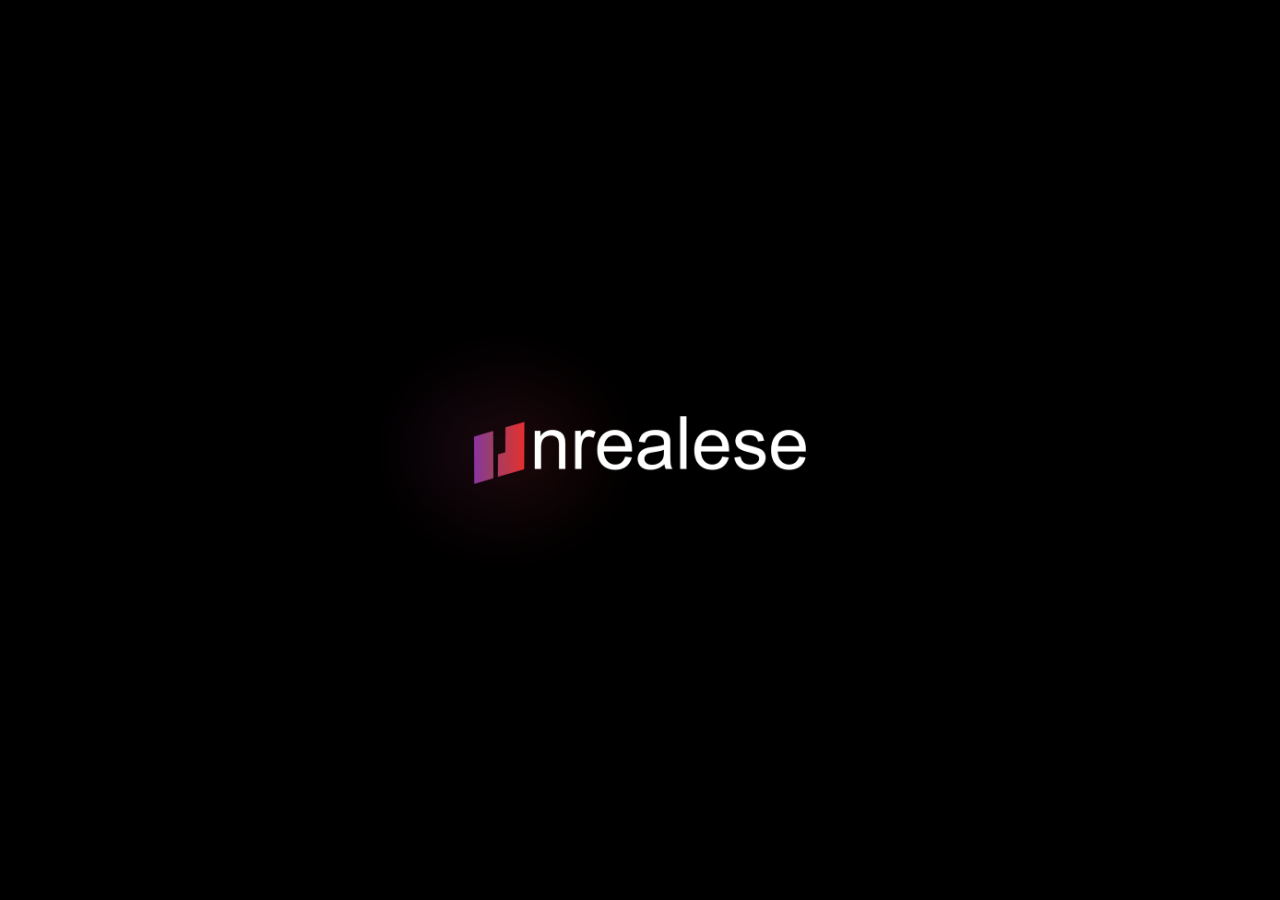
<file: index.html>
<!DOCTYPE html>
<html lang="pt-BR">
<head>
<meta charset="utf-8">
<meta name="viewport" content="width=device-width, initial-scale=1, viewport-fit=cover">
<meta name="theme-color" content="#000000">
<title>UNREALESE — Solicite seu orçamento</title>
<meta name="description" content="UNREALESE — Criação de sites profissionais. Solicite seu orçamento conosco.">

<!-- O logo horizontal vira um borrão em 16px: o ícone da aba usa só o
     símbolo da marca, recortado e centrado num quadrado. -->
<link rel="icon" href="assets/img/favicon-32.png" sizes="32x32">
<link rel="icon" href="assets/img/favicon-512.png" sizes="512x512">
<link rel="apple-touch-icon" href="assets/img/apple-touch-icon.png">

<link rel="preconnect" href="https://fonts.googleapis.com">
<link rel="preconnect" href="https://fonts.gstatic.com" crossorigin>
<link rel="preload" as="image" href="assets/img/hero-bg-1920.jpg"
      imagesrcset="assets/img/hero-bg-960.jpg 960w, assets/img/hero-bg-1280.jpg 1280w,
                   assets/img/hero-bg-1920.jpg 1920w, assets/img/hero-bg-2560.jpg 2560w"
      imagesizes="100vw" media="(min-aspect-ratio: 1/1)" fetchpriority="high">
<link rel="preload" as="image" href="assets/img/hero-bg-p810.jpg"
      imagesrcset="assets/img/hero-bg-p640.jpg 640w, assets/img/hero-bg-p810.jpg 810w,
                   assets/img/hero-bg-p1080.jpg 1080w"
      imagesizes="100vw" media="(max-aspect-ratio: 0.9999/1)" fetchpriority="high">
<link rel="stylesheet" href="https://fonts.googleapis.com/css2?family=Inter:wght@500;600&family=Space+Grotesk:wght@300..700&display=swap">
<link rel="stylesheet" href="assets/css/style.css">
</head>

<body class="is-intro">

<!-- ═══ Abertura ════════════════════════════════════════════════════
     Cortina preta com a marca se montando. Enquanto ela está no ar as
     animações de entrada da hero ficam pausadas (body.is-intro), para
     que o site "abra" de verdade em vez de já estar montado por trás.
     ════════════════════════════════════════════════════════════════ -->
<div class="intro" id="intro">
  <!-- As duas peças são o MESMO arquivo do logo, recortado por clip-path:
       o símbolo e a tipografia animam separados sem custar bytes a mais. -->
  <div class="intro__logo">
    <span class="intro__glow" aria-hidden="true"></span>
    <img class="intro__part intro__mark" src="assets/img/unrealese-logo.png" alt="" width="720" height="148" fetchpriority="high">
    <img class="intro__part intro__word" src="assets/img/unrealese-logo.png" alt="" width="720" height="148" fetchpriority="high">
  </div>
</div>
<noscript><style>.intro{display:none!important}</style></noscript>

<!-- ═══ Roda-teto ═══════════════════════════════════════════════════
     ATENÇÃO: os contatos abaixo são PROVISÓRIOS. Troque o e-mail, o
     número do WhatsApp e o @ do Instagram pelos reais antes de publicar.
     ════════════════════════════════════════════════════════════════ -->
<header class="topbar" id="topbar">
  <p class="topbar__chip topbar__status">
    <span class="topbar__dot" aria-hidden="true"></span>
    Disponível para novos projetos
  </p>

  <nav class="topbar__nav" aria-label="Principal">
    <button class="topbar__chip" type="button" id="openProjects" aria-haspopup="dialog" aria-label="Projetos">
      <!-- No retrato a coluna fica só de ícones, todos do mesmo tamanho;
           o rótulo e o contador saem para a peça não destoar das outras. -->
      <svg class="topbar__glyph" viewBox="0 0 20 20" fill="none" aria-hidden="true">
        <rect x="3" y="3" width="6" height="6" rx="1.6" stroke="currentColor" stroke-width="1.35"/>
        <rect x="11" y="3" width="6" height="6" rx="1.6" stroke="currentColor" stroke-width="1.35"/>
        <rect x="3" y="11" width="6" height="6" rx="1.6" stroke="currentColor" stroke-width="1.35"/>
        <rect x="11" y="11" width="6" height="6" rx="1.6" stroke="currentColor" stroke-width="1.35"/>
      </svg>
      <span class="topbar__text">Projetos</span>
      <span class="topbar__count">3</span>
    </button>


    <a class="topbar__chip topbar__icon" href="https://wa.me/5562991621780" target="_blank" rel="noopener noreferrer" aria-label="WhatsApp">
      <svg viewBox="0 0 20 20" fill="none" aria-hidden="true">
        <path d="M3.4 16.6l.94-3.4a6.3 6.3 0 1 1 2.43 2.38L3.4 16.6Z" stroke="currentColor" stroke-width="1.35" stroke-linejoin="round"/>
        <path d="M7.9 7.5c.2-.5.42-.5.6-.5h.5c.16 0 .4 0 .55.4l.48 1.2c.07.17.03.36-.08.5l-.3.36a.32.32 0 0 0-.05.38 4.3 4.3 0 0 0 2.05 1.82c.15.06.32.02.42-.11l.36-.45c.12-.15.31-.2.48-.13l1.24.53c.22.1.34.33.3.56l-.1.5c-.08.4-.42.7-.83.73a5.65 5.65 0 0 1-5.8-5.1c-.02-.4.06-.75.18-1.1Z" fill="currentColor"/>
      </svg>
    </a>

    <a class="topbar__chip topbar__icon" href="https://instagram.com/unrealesebr" target="_blank" rel="noopener noreferrer" aria-label="Instagram">
      <svg viewBox="0 0 20 20" fill="none" aria-hidden="true">
        <rect x="3.6" y="3.6" width="12.8" height="12.8" rx="4" stroke="currentColor" stroke-width="1.35"/>
        <circle cx="10" cy="10" r="3.1" stroke="currentColor" stroke-width="1.35"/>
        <circle cx="13.9" cy="6.1" r="1" fill="currentColor"/>
      </svg>
    </a>

    <!-- Controle de som. Fica oculto até o JS confirmar que há trilha. -->
    <button class="topbar__chip topbar__icon topbar__sound" type="button" id="soundToggle"
            aria-pressed="false" aria-label="Ativar som" hidden>
      <svg viewBox="0 0 20 20" fill="none" aria-hidden="true">
        <path d="M4 7.6h2.6L10.4 4.5c.4-.33 1 -.05 1 .47v10.06c0 .52-.6.8-1 .47L6.6 12.4H4a.9.9 0 0 1-.9-.9V8.5A.9.9 0 0 1 4 7.6Z"
              stroke="currentColor" stroke-width="1.3" stroke-linejoin="round"/>
        <g class="ico-on">
          <path d="M13.9 7.6a3.4 3.4 0 0 1 0 4.8M15.9 5.5a6.3 6.3 0 0 1 0 9" stroke="currentColor" stroke-width="1.3" stroke-linecap="round"/>
        </g>
        <g class="ico-off">
          <path d="M14.2 8.2l3.4 3.6M17.6 8.2l-3.4 3.6" stroke="currentColor" stroke-width="1.3" stroke-linecap="round"/>
        </g>
      </svg>
    </button>
  </nav>
</header>

<main class="hero" id="hero">

  <!-- ── Fundo: arte da hero exportada do Figma ───────────────────────
       hero-fig-* são o frame do Figma rasterizado SEM o texto, o logo
       e o botão: essas três peças são HTML de verdade, posicionadas
       por cima nas coordenadas do próprio frame. ─────────────────── -->
  <div class="hero__bg" aria-hidden="true">
    <picture>
      <source media="(max-aspect-ratio: 0.9999/1)"
              srcset="assets/img/hero-fig-m585.jpg 585w,
                      assets/img/hero-fig-m780.jpg 780w,
                      assets/img/hero-fig-m924.jpg 924w"
              sizes="max(100vw, 46.21vh)">
      <img class="hero__bg-img" id="bgImage"
           src="assets/img/hero-fig-1600.jpg"
           srcset="assets/img/hero-fig-960.jpg 960w,
                   assets/img/hero-fig-1280.jpg 1280w,
                   assets/img/hero-fig-1600.jpg 1600w,
                   assets/img/hero-fig-2000.jpg 2000w"
           sizes="max(100vw, 177.78vh)"
           alt="" decoding="async" fetchpriority="high">
    </picture>
    <!-- Sem canvas: a arte é uma fotografia, e a lente do shader
         deformava o rosto. A hero ficou estática de propósito. -->
    <div class="hero__grain"></div>
  </div>

  <!-- ── Conteúdo ──────────────────────────────────────────────────────
       .hero__stage repete o frame do Figma (2560×1440 no desktop,
       1170×2532 em retrato) e cobre a janela do mesmo jeito que a
       imagem de fundo. Por isso os filhos podem ficar em coordenadas
       do Figma e nunca saem do lugar em relação à arte. ───────────── -->
  <div class="hero__stage">

    <!-- Detalhes vetoriais do frame: a barra de ferramentas e o player.
         Vêm como SVG em vez de assados no JPG para ficarem nítidos em
         qualquer tela — são linhas finas e texto miúdo, justamente o
         que mais sofre quando a imagem é redimensionada. Só no
         desktop: o frame mobile não tem player e traz outra toolbar. -->
<svg class="hero__chrome hero__chrome--tools" viewBox="0 0 626 37" fill="none" xmlns="http://www.w3.org/2000/svg" aria-hidden="true" focusable="false">
<g class="tool" data-tool="figma"><rect class="tool__bg" x="0" y="0" width="57.21" height="36.6115" rx="9.15287" fill="#fff" fill-opacity="0"/><rect width="57.2055" height="36.6115" rx="9.15287" fill="#F8F8F8" fill-opacity="0.06"/><path d="M24.0293 15.444H18.3105V15.4459L24.0293 21.1647H18.3105V26.8854L12.5898 21.1647V15.444H18.3086V15.442L12.5898 9.72327H24.0293V15.444Z" fill="white"/><path d="M40.0431 19.9176L44.5575 15.4437L45.7637 16.6391L40.0431 22.3084L34.3226 16.6391L35.5288 15.4437L40.0431 19.9176Z" fill-rule="evenodd" clip-rule="evenodd" fill="#999999"/><mask id="stroke0_227_8797" fill="white">
<path d="M40.0431 19.9176L44.5575 15.4437L45.7637 16.6391L40.0431 22.3084L34.3226 16.6391L35.5288 15.4437L40.0431 19.9176Z" fill-rule="evenodd" clip-rule="evenodd"/>
</mask><path d="M40.0431 19.9176L44.5575 15.4437L45.7637 16.6391L40.0431 22.3084L34.3226 16.6391L35.5288 15.4437L40.0431 19.9176Z" stroke-width="2.28822" stroke-linejoin="bevel" stroke="#999999" mask="url(#stroke0_227_8797)"/></g>
<g class="tool" data-tool="insert"><rect class="tool__bg" x="72.21" y="0" width="89.34" height="36.6115" rx="9.15287" fill="#fff" fill-opacity="0"/><rect x="72.2051" width="89.3408" height="36.6115" rx="9.15287" fill="#F8F8F8" fill-opacity="0.06"/><path d="M83.6465 12.5852C83.6465 10.0579 85.6956 8.00879 88.2229 8.00879H99.664C102.191 8.00879 104.24 10.0579 104.24 12.5852V24.0263C104.24 26.5537 102.191 28.6028 99.664 28.6028H88.2229C85.6956 28.6028 83.6465 26.5537 83.6465 24.0263V12.5852ZM92.7994 17.1617H89.367C88.7355 17.1617 88.2229 17.6742 88.2229 18.3058C88.2229 18.9373 88.7355 19.4499 89.367 19.4499H92.7994V22.8822C92.7994 23.5138 93.3119 24.0263 93.9435 24.0263C94.575 24.0263 95.0876 23.5138 95.0876 22.8822V19.4499H98.5199C99.1515 19.4499 99.664 18.9373 99.664 18.3058C99.664 17.6742 99.1515 17.1617 98.5199 17.1617H95.0876V13.7293C95.0876 13.0978 94.575 12.5852 93.9435 12.5852C93.3119 12.5852 92.7994 13.0978 92.7994 13.7293V17.1617Z" fill="white"/><path d="M113.899 12.8208V22.8058H112.09V12.8208H113.899ZM117.545 18.4179V22.8058H115.78V15.3171H117.467V16.5896H117.554C117.727 16.1703 118.001 15.8371 118.378 15.5901C118.759 15.3431 119.228 15.2196 119.787 15.2196C120.304 15.2196 120.754 15.3301 121.138 15.5511C121.525 15.7721 121.824 16.0923 122.035 16.5116C122.25 16.9309 122.355 17.4395 122.352 18.0376V22.8058H120.587V18.3106C120.587 17.8101 120.457 17.4184 120.197 17.1356C119.94 16.8528 119.584 16.7115 119.129 16.7115C118.82 16.7115 118.546 16.7797 118.305 16.9162C118.068 17.0495 117.881 17.2429 117.745 17.4964C117.611 17.7499 117.545 18.0571 117.545 18.4179ZM130.065 17.2965L128.456 17.472C128.411 17.3095 128.331 17.1567 128.217 17.0137C128.107 16.8707 127.957 16.7553 127.769 16.6676C127.58 16.5798 127.349 16.5359 127.076 16.5359C126.709 16.5359 126.4 16.6156 126.15 16.7748C125.903 16.9341 125.781 17.1405 125.784 17.394C125.781 17.6118 125.861 17.7889 126.023 17.9254C126.189 18.062 126.462 18.1741 126.842 18.2619L128.12 18.5349C128.828 18.6876 129.355 18.9298 129.699 19.2613C130.047 19.5929 130.223 20.0268 130.226 20.5631C130.223 21.0344 130.084 21.4504 129.811 21.8112C129.542 22.1687 129.166 22.4483 128.685 22.6498C128.204 22.8513 127.652 22.9521 127.028 22.9521C126.111 22.9521 125.373 22.7603 124.814 22.3767C124.255 21.99 123.922 21.452 123.815 20.763L125.536 20.5972C125.614 20.9352 125.779 21.1904 126.033 21.3626C126.286 21.5349 126.616 21.621 127.023 21.621C127.442 21.621 127.778 21.5349 128.032 21.3626C128.289 21.1904 128.417 20.9775 128.417 20.724C128.417 20.5094 128.334 20.3323 128.168 20.1925C128.006 20.0528 127.752 19.9455 127.408 19.8708L126.13 19.6026C125.412 19.4531 124.881 19.2012 124.536 18.8469C124.192 18.4894 124.021 18.0376 124.024 17.4915C124.021 17.03 124.146 16.6302 124.4 16.2922C124.656 15.9509 125.012 15.6876 125.467 15.5023C125.926 15.3138 126.454 15.2196 127.052 15.2196C127.929 15.2196 128.62 15.4065 129.124 15.7802C129.631 16.154 129.945 16.6594 130.065 17.2965ZM134.996 22.9521C134.246 22.9521 133.597 22.796 133.051 22.484C132.508 22.1687 132.091 21.7234 131.798 21.1481C131.506 20.5696 131.359 19.8886 131.359 19.1053C131.359 18.335 131.506 17.6589 131.798 17.0771C132.094 16.4921 132.507 16.037 133.037 15.712C133.566 15.3837 134.189 15.2196 134.904 15.2196C135.365 15.2196 135.801 15.2943 136.21 15.4438C136.623 15.5901 136.987 15.8176 137.303 16.1264C137.621 16.4352 137.871 16.8285 138.053 17.3063C138.235 17.7808 138.326 18.3464 138.326 19.0029V19.5441H132.188V18.3545H136.635C136.631 18.0165 136.558 17.7158 136.415 17.4525C136.272 17.186 136.072 16.9764 135.816 16.8236C135.562 16.6708 135.266 16.5944 134.928 16.5944C134.567 16.5944 134.251 16.6822 133.977 16.8577C133.704 17.03 133.492 17.2575 133.339 17.5403C133.189 17.8198 133.113 18.127 133.11 18.4617V19.5002C133.11 19.9358 133.189 20.3095 133.349 20.6216C133.508 20.9304 133.73 21.1676 134.017 21.3334C134.303 21.4959 134.637 21.5772 135.021 21.5772C135.278 21.5772 135.51 21.5414 135.718 21.4699C135.926 21.3952 136.106 21.2863 136.259 21.1433C136.412 21.0002 136.527 20.8231 136.605 20.6118L138.253 20.7971C138.149 21.2326 137.951 21.6129 137.658 21.938C137.369 22.2597 136.999 22.51 136.547 22.6888C136.095 22.8643 135.578 22.9521 134.996 22.9521ZM139.82 22.8058V15.3171H141.531V16.5652H141.609C141.745 16.1329 141.979 15.7997 142.311 15.5657C142.646 15.3284 143.028 15.2098 143.457 15.2098C143.554 15.2098 143.663 15.2147 143.783 15.2244C143.907 15.2309 144.009 15.2423 144.09 15.2586V16.8821C144.016 16.8561 143.897 16.8333 143.735 16.8138C143.575 16.7911 143.421 16.7797 143.271 16.7797C142.95 16.7797 142.66 16.8496 142.404 16.9894C142.15 17.1259 141.95 17.316 141.804 17.5598C141.658 17.8036 141.584 18.0847 141.584 18.4032V22.8058H139.82ZM149.405 15.3171V16.6822H145.1V15.3171H149.405ZM146.163 13.5229H147.927V20.5533C147.927 20.7906 147.963 20.9726 148.035 21.0994C148.109 21.2229 148.207 21.3074 148.327 21.3529C148.447 21.3984 148.581 21.4212 148.727 21.4212C148.838 21.4212 148.938 21.413 149.029 21.3968C149.124 21.3805 149.195 21.3659 149.244 21.3529L149.541 22.7327C149.447 22.7652 149.312 22.8009 149.137 22.8399C148.964 22.8789 148.753 22.9017 148.503 22.9082C148.061 22.9212 147.663 22.8545 147.308 22.7083C146.954 22.5588 146.673 22.328 146.465 22.016C146.26 21.7039 146.159 21.3139 146.163 20.8458V13.5229Z" fill="white"/></g>
<g class="tool" data-tool="layout"><rect class="tool__bg" x="176.55" y="0" width="94.87" height="36.6115" rx="9.15287" fill="#fff" fill-opacity="0"/><path d="M200.001 28.6028C199.37 28.6028 198.857 28.0902 198.857 27.4587V20.022C198.857 19.3904 199.37 18.8779 200.001 18.8779H207.438C208.07 18.8779 208.582 19.3904 208.582 20.022V24.0263C208.582 26.5537 206.533 28.6028 204.006 28.6028H200.001ZM200.001 17.7337C199.37 17.7337 198.857 17.2212 198.857 16.5896V9.15293C198.857 8.52138 199.37 8.00882 200.001 8.00882H204.006C206.533 8.00882 208.582 10.0579 208.582 12.5853V16.5896C208.582 17.2212 208.07 17.7337 207.438 17.7337H200.001ZM192.565 28.6028C190.037 28.6028 187.988 26.5537 187.988 24.0263V12.5853C187.988 10.0579 190.037 8.00882 192.565 8.00882H196.569C197.201 8.00882 197.713 8.52138 197.713 9.15293V27.4587C197.713 28.0902 197.201 28.6028 196.569 28.6028H192.565Z" fill="#888888"/><path d="M216.432 22.8058V12.8208H218.241V21.2895H222.639V22.8058H216.432ZM226.285 22.9569C225.811 22.9569 225.383 22.8724 225.003 22.7034C224.626 22.5311 224.327 22.2776 224.106 21.9428C223.888 21.608 223.779 21.1953 223.779 20.7045C223.779 20.2819 223.857 19.9325 224.013 19.6562C224.169 19.38 224.382 19.1589 224.652 18.9932C224.922 18.8274 225.226 18.7023 225.564 18.6178C225.905 18.53 226.258 18.4666 226.622 18.4276C227.061 18.3821 227.417 18.3415 227.69 18.3057C227.963 18.2667 228.161 18.2082 228.284 18.1302C228.411 18.049 228.475 17.9238 228.475 17.7548V17.7256C228.475 17.3583 228.366 17.0739 228.148 16.8723C227.93 16.6708 227.616 16.5701 227.207 16.5701C226.775 16.5701 226.432 16.6643 226.178 16.8528C225.928 17.0414 225.759 17.264 225.671 17.5208L224.023 17.2868C224.153 16.8317 224.368 16.4514 224.667 16.1459C224.966 15.8371 225.331 15.6063 225.764 15.4536C226.196 15.2976 226.674 15.2196 227.197 15.2196C227.558 15.2196 227.917 15.2618 228.275 15.3463C228.632 15.4308 228.959 15.5706 229.255 15.7656C229.55 15.9574 229.788 16.219 229.966 16.5506C230.148 16.8821 230.239 17.2965 230.239 17.7938V22.8058H228.543V21.7771H228.484C228.377 21.9851 228.226 22.1801 228.031 22.3621C227.839 22.5409 227.597 22.6855 227.304 22.796C227.015 22.9033 226.675 22.9569 226.285 22.9569ZM226.744 21.6601C227.098 21.6601 227.405 21.5902 227.665 21.4504C227.925 21.3074 228.125 21.1189 228.265 20.8849C228.408 20.6508 228.479 20.3957 228.479 20.1194V19.2369C228.424 19.2824 228.33 19.3247 228.197 19.3637C228.067 19.4027 227.92 19.4368 227.758 19.4661C227.595 19.4953 227.434 19.5213 227.275 19.5441C227.116 19.5669 226.978 19.5864 226.861 19.6026C226.597 19.6384 226.362 19.6969 226.154 19.7781C225.946 19.8594 225.782 19.9731 225.661 20.1194C225.541 20.2624 225.481 20.4477 225.481 20.6752C225.481 21.0002 225.6 21.2456 225.837 21.4114C226.074 21.5772 226.376 21.6601 226.744 21.6601ZM232.843 25.6141C232.602 25.6141 232.38 25.5946 232.175 25.5555C231.973 25.5198 231.813 25.4775 231.692 25.4288L232.102 24.0539C232.359 24.1287 232.588 24.1644 232.789 24.1612C232.991 24.1579 233.168 24.0945 233.321 23.971C233.477 23.8508 233.608 23.6492 233.716 23.3665L233.867 22.9618L231.151 15.3171H233.023L234.749 20.9726H234.827L236.558 15.3171H238.435L235.437 23.7126C235.297 24.1092 235.112 24.4488 234.881 24.7316C234.65 25.0176 234.367 25.2354 234.033 25.3849C233.701 25.5377 233.304 25.6141 232.843 25.6141ZM242.668 22.9521C241.937 22.9521 241.303 22.7912 240.767 22.4694C240.23 22.1476 239.814 21.6974 239.519 21.1189C239.226 20.5403 239.08 19.8643 239.08 19.0907C239.08 18.3171 239.226 17.6394 239.519 17.0576C239.814 16.4758 240.23 16.024 240.767 15.7022C241.303 15.3805 241.937 15.2196 242.668 15.2196C243.4 15.2196 244.033 15.3805 244.57 15.7022C245.106 16.024 245.52 16.4758 245.813 17.0576C246.109 17.6394 246.257 18.3171 246.257 19.0907C246.257 19.8643 246.109 20.5403 245.813 21.1189C245.52 21.6974 245.106 22.1476 244.57 22.4694C244.033 22.7912 243.4 22.9521 242.668 22.9521ZM242.678 21.5382C243.074 21.5382 243.406 21.4293 243.673 21.2115C243.939 20.9905 244.137 20.6947 244.267 20.3242C244.401 19.9536 244.467 19.5408 244.467 19.0858C244.467 18.6275 244.401 18.2131 244.267 17.8426C244.137 17.4688 243.939 17.1714 243.673 16.9504C243.406 16.7293 243.074 16.6188 242.678 16.6188C242.272 16.6188 241.934 16.7293 241.664 16.9504C241.397 17.1714 241.197 17.4688 241.064 17.8426C240.934 18.2131 240.869 18.6275 240.869 19.0858C240.869 19.5408 240.934 19.9536 241.064 20.3242C241.197 20.6947 241.397 20.9905 241.664 21.2115C241.934 21.4293 242.272 21.5382 242.678 21.5382ZM252.528 19.6562V15.3171H254.293V22.8058H252.581V21.4748H252.503C252.334 21.8941 252.056 22.237 251.67 22.5035C251.286 22.77 250.813 22.9033 250.251 22.9033C249.76 22.9033 249.326 22.7944 248.949 22.5766C248.575 22.3556 248.283 22.0355 248.071 21.6162C247.86 21.1936 247.755 20.6833 247.755 20.0853V15.3171H249.519V19.8123C249.519 20.2868 249.649 20.6638 249.909 20.9434C250.17 21.2229 250.511 21.3626 250.933 21.3626C251.193 21.3626 251.445 21.2993 251.689 21.1725C251.933 21.0457 252.133 20.8572 252.289 20.607C252.448 20.3534 252.528 20.0365 252.528 19.6562ZM259.847 15.3171V16.6822H255.542V15.3171H259.847ZM256.605 13.5229H258.37V20.5533C258.37 20.7906 258.405 20.9726 258.477 21.0994C258.552 21.2229 258.649 21.3074 258.769 21.3529C258.89 21.3984 259.023 21.4212 259.169 21.4212C259.28 21.4212 259.38 21.413 259.472 21.3968C259.566 21.3805 259.637 21.3659 259.686 21.3529L259.983 22.7327C259.889 22.7652 259.754 22.8009 259.579 22.8399C259.406 22.8789 259.195 22.9017 258.945 22.9082C258.503 22.9212 258.105 22.8545 257.75 22.7083C257.396 22.5588 257.115 22.328 256.907 22.016C256.702 21.7039 256.601 21.3139 256.605 20.8458V13.5229Z" fill="#8B8B8B"/></g>
<g class="tool" data-tool="text"><rect class="tool__bg" x="286.89" y="0" width="78.8" height="36.6115" rx="9.15287" fill="#fff" fill-opacity="0"/><path d="M298.328 12.5852C298.328 10.0579 300.377 8.00879 302.905 8.00879H314.346C316.873 8.00879 318.922 10.0579 318.922 12.5852V24.0263C318.922 26.5537 316.873 28.6028 314.346 28.6028H302.905C300.377 28.6028 298.328 26.5537 298.328 24.0263V12.5852ZM303.477 14.8734C303.477 15.505 303.989 16.0176 304.621 16.0176H307.481V22.3102C307.481 22.9417 307.994 23.4543 308.625 23.4543C309.257 23.4543 309.769 22.9417 309.769 22.3102V16.0176H312.629C313.261 16.0176 313.774 15.505 313.774 14.8734C313.774 14.2419 313.261 13.7293 312.629 13.7293H304.621C303.989 13.7293 303.477 14.2419 303.477 14.8734Z" fill="#888888"/><path d="M326.333 14.3371V12.8208H334.3V14.3371H331.214V22.8058H329.419V14.3371H326.333ZM337.987 22.9521C337.236 22.9521 336.587 22.796 336.041 22.484C335.499 22.1687 335.081 21.7234 334.788 21.1481C334.496 20.5696 334.35 19.8886 334.35 19.1053C334.35 18.335 334.496 17.6589 334.788 17.0771C335.084 16.4921 335.497 16.037 336.027 15.712C336.557 15.3837 337.179 15.2196 337.894 15.2196C338.356 15.2196 338.791 15.2943 339.201 15.4438C339.614 15.5901 339.978 15.8176 340.293 16.1264C340.611 16.4352 340.862 16.8285 341.044 17.3063C341.226 17.7808 341.317 18.3464 341.317 19.0029V19.5441H335.178V18.3545H339.625C339.622 18.0165 339.549 17.7158 339.406 17.4525C339.262 17.186 339.063 16.9764 338.806 16.8236C338.552 16.6708 338.257 16.5944 337.918 16.5944C337.558 16.5944 337.241 16.6822 336.968 16.8577C336.695 17.03 336.482 17.2575 336.329 17.5403C336.18 17.8198 336.103 18.127 336.1 18.4617V19.5002C336.1 19.9358 336.18 20.3095 336.339 20.6216C336.498 20.9304 336.721 21.1676 337.007 21.3334C337.293 21.4959 337.628 21.5772 338.011 21.5772C338.268 21.5772 338.5 21.5414 338.708 21.4699C338.916 21.3952 339.097 21.2863 339.249 21.1433C339.402 21.0002 339.518 20.8231 339.596 20.6118L341.244 20.7971C341.14 21.2326 340.941 21.6129 340.649 21.938C340.359 22.2597 339.989 22.51 339.537 22.6888C339.085 22.8643 338.569 22.9521 337.987 22.9521ZM344.092 15.3171L345.603 18.0815L347.139 15.3171H349.007L346.749 19.0614L349.046 22.8058H347.188L345.603 20.1097L344.034 22.8058H342.161L344.443 19.0614L342.22 15.3171H344.092ZM354.111 15.3171V16.6822H349.806V15.3171H354.111ZM350.869 13.5229H352.634V20.5533C352.634 20.7906 352.67 20.9726 352.741 21.0994C352.816 21.2229 352.913 21.3074 353.034 21.3529C353.154 21.3984 353.287 21.4212 353.433 21.4212C353.544 21.4212 353.645 21.413 353.736 21.3968C353.83 21.3805 353.901 21.3659 353.95 21.3529L354.248 22.7327C354.153 22.7652 354.018 22.8009 353.843 22.8399C353.671 22.8789 353.459 22.9017 353.209 22.9082C352.767 22.9212 352.369 22.8545 352.015 22.7083C351.66 22.5588 351.379 22.328 351.171 22.016C350.966 21.7039 350.866 21.3139 350.869 20.8458V13.5229Z" fill="#8B8B8B"/></g>
<g class="tool" data-tool="cms"><rect class="tool__bg" x="381.23" y="0" width="81.27" height="36.6115" rx="9.15287" fill="#fff" fill-opacity="0"/><path d="M392.67 12.5852C392.67 11.3715 393.152 10.2074 394.01 9.3492C394.869 8.49095 396.033 8.00879 397.246 8.00879H408.687C409.901 8.00879 411.065 8.49095 411.923 9.3492C412.782 10.2074 413.264 11.3715 413.264 12.5852V24.0263C413.264 25.2401 412.782 26.4041 411.923 27.2623C411.065 28.1206 409.901 28.6028 408.687 28.6028H397.246C396.033 28.6028 394.869 28.1206 394.01 27.2623C393.152 26.4041 392.67 25.2401 392.67 24.0263V12.5852ZM397.818 14.5874C397.818 16.0095 400.124 17.1617 402.967 17.1617C405.81 17.1617 408.115 16.0095 408.115 14.5874C408.115 13.1653 405.81 12.0132 402.967 12.0132C400.124 12.0132 397.818 13.1653 397.818 14.5874ZM408.115 16.132C408.115 17.5541 405.81 18.7062 402.967 18.7062C400.124 18.7062 397.818 17.5541 397.818 16.132V18.1914C397.818 19.6135 400.124 20.7656 402.967 20.7656C405.81 20.7656 408.115 19.6135 408.115 18.1914V16.132ZM408.115 19.7359C408.115 21.158 405.81 22.3102 402.967 22.3102C400.124 22.3102 397.818 21.158 397.818 19.7359V21.7953C397.818 23.2174 400.124 24.3696 402.967 24.3696C405.81 24.3696 408.115 23.2174 408.115 21.7953V19.7359Z" fill="#888888"/><path d="M429.66 16.1898H427.837C427.785 15.8908 427.689 15.6259 427.549 15.3951C427.41 15.1611 427.236 14.9628 427.028 14.8003C426.82 14.6378 426.582 14.5159 426.316 14.4346C426.053 14.3501 425.768 14.3078 425.463 14.3078C424.92 14.3078 424.439 14.4444 424.02 14.7174C423.6 14.9872 423.272 15.3837 423.035 15.907C422.797 16.4271 422.679 17.0625 422.679 17.8133C422.679 18.5771 422.797 19.2207 423.035 19.744C423.275 20.264 423.603 20.6573 424.02 20.9239C424.439 21.1871 424.918 21.3188 425.458 21.3188C425.757 21.3188 426.036 21.2798 426.296 21.2018C426.56 21.1205 426.795 21.0019 427.003 20.8458C427.215 20.6898 427.392 20.4981 427.535 20.2705C427.681 20.043 427.782 19.783 427.837 19.4905L429.66 19.5002C429.592 19.9748 429.444 20.4201 429.217 20.8361C428.993 21.2521 428.698 21.6194 428.334 21.938C427.97 22.2532 427.544 22.5003 427.057 22.679C426.569 22.8545 426.028 22.9423 425.433 22.9423C424.556 22.9423 423.773 22.7392 423.083 22.3329C422.394 21.9266 421.852 21.3399 421.455 20.5728C421.058 19.8057 420.86 18.8859 420.86 17.8133C420.86 16.7375 421.06 15.8176 421.46 15.0538C421.86 14.2867 422.404 13.7 423.093 13.2938C423.782 12.8875 424.562 12.6843 425.433 12.6843C425.989 12.6843 426.506 12.7623 426.984 12.9183C427.462 13.0744 427.887 13.3035 428.261 13.6058C428.635 13.9048 428.942 14.2721 429.183 14.7076C429.426 15.1399 429.586 15.634 429.66 16.1898ZM431.317 12.8208H433.53L436.495 20.056H436.612L439.576 12.8208H441.789V22.8058H440.054V15.946H439.961L437.202 22.7765H435.905L433.145 15.9314H433.053V22.8058H431.317V12.8208ZM449.185 15.5657C449.14 15.1399 448.948 14.8084 448.61 14.5711C448.275 14.3339 447.84 14.2152 447.304 14.2152C446.926 14.2152 446.603 14.2721 446.333 14.3859C446.064 14.4996 445.857 14.654 445.714 14.849C445.571 15.044 445.498 15.2667 445.495 15.517C445.495 15.725 445.542 15.9054 445.636 16.0581C445.734 16.2109 445.865 16.3409 446.031 16.4482C446.197 16.5522 446.38 16.6399 446.582 16.7115C446.783 16.783 446.987 16.8431 447.191 16.8918L448.127 17.1259C448.505 17.2136 448.867 17.3323 449.215 17.4818C449.566 17.6313 449.879 17.8198 450.156 18.0473C450.435 18.2749 450.656 18.5495 450.819 18.8713C450.981 19.1931 451.063 19.5701 451.063 20.0024C451.063 20.5874 450.913 21.1026 450.614 21.5479C450.315 21.99 449.883 22.3361 449.317 22.5864C448.755 22.8334 448.074 22.9569 447.274 22.9569C446.497 22.9569 445.823 22.8367 445.251 22.5961C444.682 22.3556 444.237 22.0046 443.915 21.543C443.597 21.0815 443.424 20.5192 443.398 19.8561H445.178C445.204 20.2039 445.311 20.4932 445.5 20.724C445.688 20.9547 445.934 21.127 446.236 21.2408C446.541 21.3545 446.883 21.4114 447.26 21.4114C447.653 21.4114 447.997 21.3529 448.293 21.2359C448.592 21.1156 448.826 20.9499 448.995 20.7386C449.164 20.5241 449.25 20.2738 449.254 19.9878C449.25 19.7277 449.174 19.5132 449.025 19.3442C448.875 19.1719 448.665 19.0289 448.396 18.9152C448.129 18.7982 447.817 18.6941 447.46 18.6031L446.324 18.3106C445.501 18.0993 444.851 17.7792 444.373 17.3501C443.899 16.9178 443.662 16.3442 443.662 15.6291C443.662 15.0408 443.821 14.5256 444.139 14.0836C444.461 13.6415 444.898 13.2986 445.451 13.0549C446.003 12.8078 446.629 12.6843 447.328 12.6843C448.036 12.6843 448.657 12.8078 449.19 13.0549C449.727 13.2986 450.148 13.6383 450.453 14.0738C450.759 14.5061 450.916 15.0034 450.926 15.5657H449.185Z" fill="#8B8B8B"/></g>
<g class="tool" data-tool="actions"><rect class="tool__bg" x="478.57" y="0" width="100.47" height="36.6115" rx="9.15287" fill="#fff" fill-opacity="0"/><path d="M490.01 12.5852C490.01 10.0579 492.059 8.00879 494.586 8.00879H506.027C508.555 8.00879 510.604 10.0579 510.604 12.5852V24.0263C510.604 26.5537 508.555 28.6028 506.027 28.6028H494.586C492.059 28.6028 490.01 26.5537 490.01 24.0263V12.5852ZM495.21 19.554C494.935 20.0116 495.265 20.594 495.799 20.594H499.632C499.985 20.594 500.254 20.9109 500.196 21.2599L499.758 23.8925C499.633 24.6396 500.633 25.008 501.023 24.3581L505.404 17.0575C505.678 16.5999 505.349 16.0176 504.815 16.0176H500.982C500.628 16.0176 500.359 15.7006 500.418 15.3517L500.856 12.7191C500.981 11.972 499.981 11.6036 499.591 12.2534L495.21 19.554Z" fill="#888888"/><path d="M519.736 22.8058H517.805L521.32 12.8208H523.553L527.073 22.8058H525.143L522.476 14.8685H522.398L519.736 22.8058ZM519.799 18.8908H525.065V20.3437H519.799V18.8908ZM531.349 22.9521C530.602 22.9521 529.96 22.7879 529.423 22.4596C528.89 22.1313 528.479 21.6779 528.19 21.0994C527.904 20.5176 527.761 19.848 527.761 19.0907C527.761 18.3301 527.907 17.6589 528.2 17.0771C528.492 16.4921 528.905 16.037 529.438 15.712C529.974 15.3837 530.608 15.2196 531.339 15.2196C531.947 15.2196 532.485 15.3317 532.953 15.556C533.425 15.777 533.8 16.0906 534.079 16.4969C534.359 16.9 534.518 17.3713 534.557 17.9108H532.87C532.802 17.55 532.64 17.2494 532.383 17.0089C532.129 16.7651 531.79 16.6432 531.364 16.6432C531.003 16.6432 530.686 16.7407 530.413 16.9357C530.14 17.1275 529.927 17.4038 529.774 17.7646C529.625 18.1253 529.55 18.5576 529.55 19.0614C529.55 19.5717 529.625 20.0105 529.774 20.3778C529.924 20.7418 530.134 21.023 530.403 21.2213C530.676 21.4163 530.997 21.5138 531.364 21.5138C531.624 21.5138 531.856 21.465 532.061 21.3675C532.269 21.2668 532.443 21.1221 532.583 20.9336C532.722 20.7451 532.818 20.5159 532.87 20.2462H534.557C534.515 20.776 534.359 21.2456 534.089 21.6552C533.819 22.0615 533.452 22.38 532.987 22.6108C532.523 22.8383 531.977 22.9521 531.349 22.9521ZM539.746 15.3171V16.6822H535.441V15.3171H539.746ZM536.504 13.5229H538.269V20.5533C538.269 20.7906 538.304 20.9726 538.376 21.0994C538.451 21.2229 538.548 21.3074 538.668 21.3529C538.789 21.3984 538.922 21.4212 539.068 21.4212C539.179 21.4212 539.28 21.413 539.371 21.3968C539.465 21.3805 539.536 21.3659 539.585 21.3529L539.882 22.7327C539.788 22.7652 539.653 22.8009 539.478 22.8399C539.306 22.8789 539.094 22.9017 538.844 22.9082C538.402 22.9212 538.004 22.8545 537.65 22.7083C537.295 22.5588 537.014 22.328 536.806 22.016C536.601 21.7039 536.501 21.3139 536.504 20.8458V13.5229ZM541.222 22.8058V15.3171H542.987V22.8058H541.222ZM542.109 14.2542C541.83 14.2542 541.589 14.1616 541.388 13.9763C541.186 13.7878 541.086 13.5619 541.086 13.2986C541.086 13.0321 541.186 12.8062 541.388 12.6209C541.589 12.4324 541.83 12.3382 542.109 12.3382C542.392 12.3382 542.633 12.4324 542.831 12.6209C543.032 12.8062 543.133 13.0321 543.133 13.2986C543.133 13.5619 543.032 13.7878 542.831 13.9763C542.633 14.1616 542.392 14.2542 542.109 14.2542ZM548.068 22.9521C547.337 22.9521 546.703 22.7912 546.167 22.4694C545.631 22.1476 545.215 21.6974 544.919 21.1189C544.626 20.5403 544.48 19.8643 544.48 19.0907C544.48 18.3171 544.626 17.6394 544.919 17.0576C545.215 16.4758 545.631 16.024 546.167 15.7022C546.703 15.3805 547.337 15.2196 548.068 15.2196C548.8 15.2196 549.434 15.3805 549.97 15.7022C550.506 16.024 550.921 16.4758 551.213 17.0576C551.509 17.6394 551.657 18.3171 551.657 19.0907C551.657 19.8643 551.509 20.5403 551.213 21.1189C550.921 21.6974 550.506 22.1476 549.97 22.4694C549.434 22.7912 548.8 22.9521 548.068 22.9521ZM548.078 21.5382C548.475 21.5382 548.806 21.4293 549.073 21.2115C549.339 20.9905 549.538 20.6947 549.668 20.3242C549.801 19.9536 549.867 19.5408 549.867 19.0858C549.867 18.6275 549.801 18.2131 549.668 17.8426C549.538 17.4688 549.339 17.1714 549.073 16.9504C548.806 16.7293 548.475 16.6188 548.078 16.6188C547.672 16.6188 547.334 16.7293 547.064 16.9504C546.798 17.1714 546.598 17.4688 546.464 17.8426C546.334 18.2131 546.269 18.6275 546.269 19.0858C546.269 19.5408 546.334 19.9536 546.464 20.3242C546.598 20.6947 546.798 20.9905 547.064 21.2115C547.334 21.4293 547.672 21.5382 548.078 21.5382ZM554.92 18.4179V22.8058H553.155V15.3171H554.842V16.5896H554.929C555.102 16.1703 555.376 15.8371 555.753 15.5901C556.134 15.3431 556.603 15.2196 557.162 15.2196C557.679 15.2196 558.129 15.3301 558.513 15.5511C558.9 15.7721 559.199 16.0923 559.41 16.5116C559.624 16.9309 559.73 17.4395 559.727 18.0376V22.8058H557.962V18.3106C557.962 17.8101 557.832 17.4184 557.572 17.1356C557.315 16.8528 556.959 16.7115 556.504 16.7115C556.195 16.7115 555.921 16.7797 555.68 16.9162C555.443 17.0495 555.256 17.2429 555.12 17.4964C554.986 17.7499 554.92 18.0571 554.92 18.4179ZM567.44 17.2965L565.831 17.472C565.785 17.3095 565.706 17.1567 565.592 17.0137C565.482 16.8707 565.332 16.7553 565.143 16.6676C564.955 16.5798 564.724 16.5359 564.451 16.5359C564.084 16.5359 563.775 16.6156 563.525 16.7748C563.278 16.9341 563.156 17.1405 563.159 17.394C563.156 17.6118 563.236 17.7889 563.398 17.9254C563.564 18.062 563.837 18.1741 564.217 18.2619L565.495 18.5349C566.203 18.6876 566.73 18.9298 567.074 19.2613C567.422 19.5929 567.597 20.0268 567.601 20.5631C567.597 21.0344 567.459 21.4504 567.186 21.8112C566.917 22.1687 566.541 22.4483 566.06 22.6498C565.579 22.8513 565.026 22.9521 564.402 22.9521C563.486 22.9521 562.748 22.7603 562.189 22.3767C561.63 21.99 561.297 21.452 561.189 20.763L562.911 20.5972C562.989 20.9352 563.154 21.1904 563.408 21.3626C563.661 21.5349 563.991 21.621 564.398 21.621C564.817 21.621 565.153 21.5349 565.407 21.3626C565.664 21.1904 565.792 20.9775 565.792 20.724C565.792 20.5094 565.709 20.3323 565.543 20.1925C565.381 20.0528 565.127 19.9455 564.783 19.8708L563.505 19.6026C562.787 19.4531 562.256 19.2012 561.911 18.8469C561.567 18.4894 561.396 18.0376 561.399 17.4915C561.396 17.03 561.521 16.6302 561.775 16.2922C562.031 15.9509 562.387 15.6876 562.842 15.5023C563.301 15.3138 563.829 15.2196 564.427 15.2196C565.304 15.2196 565.995 15.4065 566.499 15.7802C567.006 16.154 567.32 16.6594 567.44 17.2965Z" fill="#8B8B8B"/></g>

</svg>


    <img class="hero__logo" src="assets/img/unrealese-logo.svg" alt="UNREALESE"
         width="303" height="56" fetchpriority="high">

    <h1 class="hero__title">
      <span class="ln">Sua marca.</span>
      <span class="ln">Em outro <span class="ln__accent">nível</span>.</span>
    </h1>

    <!-- Destino do CTA: troque o href pelo formulário, WhatsApp ou e-mail
         que receberá os pedidos de orçamento. -->
    <!-- A aura mora fora do botão: dentro dele o recorte do próprio
         fundo a cortaria no raio da pílula, e o brilho tem de vazar. -->
    <span class="cta__aura" aria-hidden="true"></span>

    <a class="cta" href="https://wa.me/5562991621780?text=Olá! Gostaria de solicitar um orçamento para um projeto." target="_blank" rel="noopener noreferrer">
      <span class="cta__rim" aria-hidden="true"></span>
      <span class="cta__label">Solicitar orçamento</span>
      <span class="cta__icon" aria-hidden="true">
        <svg viewBox="0 0 24 24" fill="none">
          <path d="M7.2 7.2h9.6v9.6" stroke="currentColor" stroke-width="2.4"
                stroke-linecap="round" stroke-linejoin="round"/>
          <path d="M16.8 7.2 7.2 16.8" stroke="currentColor" stroke-width="2.4"
                stroke-linecap="round"/>
        </svg>
      </span>
    </a>

  </div>

  <!-- O player fica FORA de .hero__stage: ele é interface, não
       desenho. Dentro do palco ele herdava o recorte do `cover` e a
       ponta direita caía fora da tela em janela mais alta que 16:9. -->
<svg class="hero__chrome hero__chrome--player" viewBox="0 0 1899 123" fill="none" xmlns="http://www.w3.org/2000/svg" aria-hidden="true" focusable="false">
<g class="pl pl--prev"><rect class="pl__hit" x="173.04" y="28.34" width="60" height="60" fill="transparent"/><g clip-path="url(#clip0_227_8758)">
<path d="M187.771 59.8729L199.765 69.8681C201.052 70.9364 203.045 70.0431 203.045 68.3314L203.045 48.341C203.045 46.6293 201.052 45.7297 199.765 46.8042L187.771 56.7994C186.815 57.599 186.815 59.0733 187.771 59.8729V59.8729ZM203.763 59.8729L215.757 69.8681C217.044 70.9364 219.037 70.0431 219.037 68.3314L219.037 48.341C219.037 46.6293 217.044 45.7297 215.757 46.8042L203.763 56.7994C202.807 57.599 202.807 59.0733 203.763 59.8729V59.8729Z" fill="white"/>
</g></g>
<g class="pl pl--play"><rect class="pl__hit" x="252.7" y="28.34" width="60" height="60" fill="transparent"/><g filter="url(#filter0_d_227_8758)">
<rect x="254.273" y="29.9055" width="56.8615" height="56.8615" rx="14.2154" fill="url(#paint0_linear_227_8758)" shape-rendering="crispEdges"/>
<g clip-path="url(#clip1_227_8758)">
<path d="M290.901 56.6162L276.242 47.9496C275.051 47.2457 273.227 47.9287 273.227 49.6696V66.9987C273.227 68.5605 274.922 69.5017 276.242 68.7187L290.901 60.0562C292.209 59.2858 292.213 57.3867 290.901 56.6162V56.6162Z" fill="white"/>
</g>
</g></g>
<g class="pl pl--next"><rect class="pl__hit" x="332.36" y="28.34" width="60" height="60" fill="transparent"/><g clip-path="url(#clip2_227_8758)">
<path d="M377.635 56.7995L365.641 46.8043C364.354 45.7361 362.361 46.6294 362.361 48.3411V68.3315C362.361 70.0432 364.354 70.9427 365.641 69.8683L377.635 59.8731C378.591 59.0734 378.591 57.5992 377.635 56.7995V56.7995ZM361.643 56.7995L349.649 46.8043C348.362 45.7361 346.369 46.6294 346.369 48.3411V68.3315C346.369 70.0432 348.362 70.9427 349.649 69.8683L361.643 59.8731C362.599 59.0734 362.599 57.5992 361.643 56.7995V56.7995Z" fill="white"/>
</g></g>
<g class="pl pl--time"><rect class="pl__hit" x="434.59" y="34.48" width="180" height="50" fill="transparent"/><path d="M451.079 70.6674C449.297 70.6674 447.78 70.1826 446.527 69.213C445.273 68.2355 444.315 66.8205 443.653 64.968C442.991 63.1076 442.66 60.8609 442.66 58.228C442.66 55.6108 442.991 53.376 443.653 51.5235C444.323 49.6631 445.285 48.2442 446.538 47.2667C447.8 46.2813 449.313 45.7886 451.079 45.7886C452.845 45.7886 454.354 46.2813 455.608 47.2667C456.869 48.2442 457.831 49.6631 458.493 51.5235C459.163 53.376 459.498 55.6108 459.498 58.228C459.498 60.8609 459.167 63.1076 458.505 64.968C457.843 66.8205 456.885 68.2355 455.631 69.213C454.378 70.1826 452.861 70.6674 451.079 70.6674ZM451.079 68.066C452.845 68.066 454.216 67.2146 455.194 65.5119C456.171 63.8092 456.66 61.3812 456.66 58.228C456.66 56.1311 456.435 54.3456 455.986 52.8715C455.545 51.3974 454.906 50.274 454.071 49.5015C453.243 48.729 452.246 48.3427 451.079 48.3427C449.329 48.3427 447.961 49.2059 446.976 50.9323C445.99 52.6508 445.498 55.0827 445.498 58.228C445.498 60.3249 445.719 62.1064 446.16 63.5727C446.601 65.0389 447.236 66.1544 448.064 66.919C448.899 67.6837 449.904 68.066 451.079 68.066ZM466.072 67.2383C465.489 67.2383 464.989 67.0294 464.571 66.6116C464.153 66.1938 463.944 65.6932 463.944 65.1099C463.944 64.5265 464.153 64.026 464.571 63.6082C464.989 63.1904 465.489 62.9815 466.072 62.9815C466.656 62.9815 467.156 63.1904 467.574 63.6082C467.992 64.026 468.201 64.5265 468.201 65.1099C468.201 65.4961 468.102 65.8509 467.905 66.1741C467.716 66.4973 467.46 66.7574 467.137 66.9545C466.821 67.1437 466.467 67.2383 466.072 67.2383ZM466.072 54.9881C465.489 54.9881 464.989 54.7792 464.571 54.3614C464.153 53.9436 463.944 53.443 463.944 52.8597C463.944 52.2763 464.153 51.7758 464.571 51.358C464.989 50.9402 465.489 50.7313 466.072 50.7313C466.656 50.7313 467.156 50.9402 467.574 51.358C467.992 51.7758 468.201 52.2763 468.201 52.8597C468.201 53.2459 468.102 53.6007 467.905 53.9239C467.716 54.2471 467.46 54.5072 467.137 54.7043C466.821 54.8935 466.467 54.9881 466.072 54.9881ZM481.06 70.6674C479.278 70.6674 477.761 70.1826 476.508 69.213C475.254 68.2355 474.296 66.8205 473.634 64.968C472.972 63.1076 472.641 60.8609 472.641 58.228C472.641 55.6108 472.972 53.376 473.634 51.5235C474.304 49.6631 475.266 48.2442 476.519 47.2667C477.781 46.2813 479.294 45.7886 481.06 45.7886C482.826 45.7886 484.335 46.2813 485.589 47.2667C486.85 48.2442 487.812 49.6631 488.474 51.5235C489.144 53.376 489.479 55.6108 489.479 58.228C489.479 60.8609 489.148 63.1076 488.486 64.968C487.824 66.8205 486.866 68.2355 485.612 69.213C484.359 70.1826 482.842 70.6674 481.06 70.6674ZM481.06 68.066C482.826 68.066 484.197 67.2146 485.175 65.5119C486.152 63.8092 486.641 61.3812 486.641 58.228C486.641 56.1311 486.417 54.3456 485.967 52.8715C485.526 51.3974 484.887 50.274 484.052 49.5015C483.224 48.729 482.227 48.3427 481.06 48.3427C479.31 48.3427 477.942 49.2059 476.957 50.9323C475.972 52.6508 475.479 55.0827 475.479 58.228C475.479 60.3249 475.7 62.1064 476.141 63.5727C476.582 65.0389 477.217 66.1544 478.045 66.919C478.88 67.6837 479.885 68.066 481.06 68.066ZM501.871 70.6674C500.09 70.6674 498.572 70.1826 497.319 69.213C496.065 68.2355 495.108 66.8205 494.445 64.968C493.783 63.1076 493.452 60.8609 493.452 58.228C493.452 55.6108 493.783 53.376 494.445 51.5235C495.115 49.6631 496.077 48.2442 497.331 47.2667C498.592 46.2813 500.105 45.7886 501.871 45.7886C503.637 45.7886 505.147 46.2813 506.4 47.2667C507.661 48.2442 508.623 49.6631 509.285 51.5235C509.955 53.376 510.29 55.6108 510.29 58.228C510.29 60.8609 509.959 63.1076 509.297 64.968C508.635 66.8205 507.677 68.2355 506.424 69.213C505.17 70.1826 503.653 70.6674 501.871 70.6674ZM501.871 68.066C503.637 68.066 505.009 67.2146 505.986 65.5119C506.964 63.8092 507.452 61.3812 507.452 58.228C507.452 56.1311 507.228 54.3456 506.778 52.8715C506.337 51.3974 505.698 50.274 504.863 49.5015C504.035 48.729 503.038 48.3427 501.871 48.3427C500.121 48.3427 498.753 49.2059 497.768 50.9323C496.783 52.6508 496.29 55.0827 496.29 58.228C496.29 60.3249 496.511 62.1064 496.952 63.5727C497.394 65.0389 498.028 66.1544 498.856 66.919C499.692 67.6837 500.697 68.066 501.871 68.066ZM532.757 44.9845L524.953 73.9783H522.399L530.203 44.9845H532.757ZM545.382 70.3363V68.2079L553.376 59.4577C554.314 58.433 555.086 57.5422 555.693 56.7854C556.3 56.0208 556.75 55.3034 557.041 54.6333C557.341 53.9554 557.491 53.2459 557.491 52.5049C557.491 51.6536 557.286 50.9165 556.876 50.2937C556.474 49.671 555.922 49.1901 555.22 48.8512C554.519 48.5122 553.731 48.3427 552.856 48.3427C551.925 48.3427 551.113 48.5358 550.42 48.9221C549.734 49.3005 549.202 49.8326 548.823 50.5184C548.453 51.2042 548.268 52.0083 548.268 52.9306H545.477C545.477 51.5117 545.804 50.2662 546.458 49.1941C547.113 48.122 548.004 47.2864 549.131 46.6873C550.266 46.0882 551.539 45.7886 552.95 45.7886C554.369 45.7886 555.626 46.0882 556.722 46.6873C557.818 47.2864 558.677 48.0944 559.3 49.1113C559.923 50.1282 560.234 51.2594 560.234 52.5049C560.234 53.3957 560.072 54.2668 559.749 55.1181C559.434 55.9616 558.882 56.9037 558.094 57.9442C557.313 58.9769 556.229 60.2382 554.842 61.7281L549.403 67.5457V67.7349H560.66V70.3363H545.382ZM567.624 67.2383C567.041 67.2383 566.54 67.0294 566.123 66.6116C565.705 66.1938 565.496 65.6932 565.496 65.1099C565.496 64.5265 565.705 64.026 566.123 63.6082C566.54 63.1904 567.041 62.9815 567.624 62.9815C568.208 62.9815 568.708 63.1904 569.126 63.6082C569.544 64.026 569.753 64.5265 569.753 65.1099C569.753 65.4961 569.654 65.8509 569.457 66.1741C569.268 66.4973 569.012 66.7574 568.689 66.9545C568.373 67.1437 568.019 67.2383 567.624 67.2383ZM567.624 54.9881C567.041 54.9881 566.54 54.7792 566.123 54.3614C565.705 53.9436 565.496 53.443 565.496 52.8597C565.496 52.2763 565.705 51.7758 566.123 51.358C566.54 50.9402 567.041 50.7313 567.624 50.7313C568.208 50.7313 568.708 50.9402 569.126 51.358C569.544 51.7758 569.753 52.2763 569.753 52.8597C569.753 53.2459 569.654 53.6007 569.457 53.9239C569.268 54.2471 569.012 54.5072 568.689 54.7043C568.373 54.8935 568.019 54.9881 567.624 54.9881ZM583.227 46.1197V70.3363H580.294V49.1941H580.152L574.24 53.1198V50.14L580.294 46.1197H583.227ZM598.09 70.6674C596.309 70.6674 594.791 70.1826 593.538 69.213C592.284 68.2355 591.327 66.8205 590.664 64.968C590.002 63.1076 589.671 60.8609 589.671 58.228C589.671 55.6108 590.002 53.376 590.664 51.5235C591.335 49.6631 592.296 48.2442 593.55 47.2667C594.811 46.2813 596.324 45.7886 598.09 45.7886C599.856 45.7886 601.366 46.2813 602.619 47.2667C603.88 48.2442 604.842 49.6631 605.504 51.5235C606.174 53.376 606.509 55.6108 606.509 58.228C606.509 60.8609 606.178 63.1076 605.516 64.968C604.854 66.8205 603.896 68.2355 602.643 69.213C601.389 70.1826 599.872 70.6674 598.09 70.6674ZM598.09 68.066C599.856 68.066 601.228 67.2146 602.205 65.5119C603.183 63.8092 603.671 61.3812 603.671 58.228C603.671 56.1311 603.447 54.3456 602.997 52.8715C602.556 51.3974 601.917 50.274 601.082 49.5015C600.254 48.729 599.257 48.3427 598.09 48.3427C596.34 48.3427 594.973 49.2059 593.987 50.9323C593.002 52.6508 592.509 55.0827 592.509 58.228C592.509 60.3249 592.73 62.1064 593.171 63.5727C593.613 65.0389 594.247 66.1544 595.075 66.919C595.911 67.6837 596.916 68.066 598.09 68.066Z" fill="white"/></g>
<g class="pl pl--progress"><rect class="pl__hit" x="458.097" y="36.84" width="1194.678" height="43" fill="transparent"/><g clip-path="url(#clip3_227_8758)">
<rect x="463.097" y="57.0863" width="1184.678" height="2.5" rx="1.25" fill="white" fill-opacity="0.2"/><rect class="pl__elapsed" x="463.097" y="57.0863" width="1184.678" height="2.5" rx="1.25" fill="url(#paint1_linear_227_8758)"/>
</g><rect class="pl__thumb" x="461.597" y="54.3363" width="3" height="8" rx="1.5" fill="url(#paint1_linear_227_8758)"/></g>
<g class="pl pl--volume"><rect class="pl__hit" x="1667.99" y="28.34" width="60" height="60" fill="transparent"/><g clip-path="url(#clip4_227_8758)">
<g clip-path="url(#clip5_227_8758)">
<path d="M1696.52 47.4867L1691.3 52.7047H1685.32C1684.54 52.7047 1683.91 53.3347 1683.91 54.1126V62.56C1683.91 63.3373 1684.54 63.9679 1685.32 63.9679H1691.3L1696.52 69.1859C1697.4 70.0676 1698.93 69.4481 1698.93 68.1904V48.4822C1698.93 47.2233 1697.4 46.6062 1696.52 47.4867ZM1712.07 58.3363C1712.07 54.6095 1710.19 51.183 1707.03 49.1709C1706.38 48.752 1705.51 48.9468 1705.09 49.6085C1704.68 50.2702 1704.87 51.1461 1705.53 51.5655C1707.86 53.0549 1709.25 55.5856 1709.25 58.3363C1709.25 61.087 1707.86 63.6177 1705.53 65.1071C1704.87 65.526 1704.68 66.4018 1705.09 67.0641C1705.47 67.6718 1706.33 67.9522 1707.03 67.5017C1710.19 65.4896 1712.07 62.0631 1712.07 58.3363ZM1703.75 53.8269C1703.07 53.4556 1702.21 53.7002 1701.84 54.3813C1701.46 55.0624 1701.71 55.9182 1702.39 56.2943C1703.15 56.7102 1703.62 57.4933 1703.62 58.3363C1703.62 59.1799 1703.15 59.9624 1702.39 60.3783C1701.71 60.7544 1701.46 61.6103 1701.84 62.2913C1702.21 62.9753 1703.07 63.2182 1703.75 62.8457C1705.41 61.9335 1706.44 60.2059 1706.44 58.3357C1706.44 56.4656 1705.41 54.7385 1703.75 53.8269Z" fill="white"/>
</g>
</g></g>
<defs>
<filter id="filter0_d_227_8758" x="225.843" y="8.58244" width="113.723" height="113.723" filterUnits="userSpaceOnUse" color-interpolation-filters="sRGB">
<feFlood flood-opacity="0" result="BackgroundImageFix"/>
<feColorMatrix in="SourceAlpha" type="matrix" values="0 0 0 0 0 0 0 0 0 0 0 0 0 0 0 0 0 0 127 0" result="hardAlpha"/>
<feOffset dy="7.10769"/>
<feGaussianBlur stdDeviation="14.2154"/>
<feComposite in2="hardAlpha" operator="out"/>
<feColorMatrix type="matrix" values="0 0 0 0 0.901961 0 0 0 0 0.141176 0 0 0 0 0.376471 0 0 0 0.8 0"/>
<feBlend mode="normal" in2="BackgroundImageFix" result="effect1_dropShadow_227_8758"/>
<feBlend mode="normal" in="SourceGraphic" in2="effect1_dropShadow_227_8758" result="shape"/>
</filter>
<linearGradient id="paint0_linear_227_8758" x1="312.315" y1="58.1581" x2="254.216" y2="58.2113" gradientUnits="userSpaceOnUse">
<stop stop-color="#FF2B1A"/>
<stop offset="0.524017" stop-color="#98406D"/>
<stop offset="1" stop-color="#7A1FFF"/>
</linearGradient>
<linearGradient id="paint1_linear_227_8758" x1="658.273" y1="72.0079" x2="658.273" y2="45.0792" gradientUnits="userSpaceOnUse">
<stop stop-color="#EB5757"/>
<stop offset="1" stop-color="#E62460"/>
</linearGradient>
<clipPath id="clip0_227_8758">
<rect width="31.9846" height="31.9846" fill="white" transform="translate(219.037 74.3285) rotate(-180)"/>
</clipPath>
<clipPath id="clip1_227_8758">
<rect width="18.6577" height="21.3231" fill="white" transform="translate(273.227 47.6747)"/>
</clipPath>
<clipPath id="clip2_227_8758">
<rect width="31.9846" height="31.9846" fill="white" transform="translate(346.369 42.344)"/>
</clipPath>
<clipPath id="clip3_227_8758">
<rect x="463.097" y="57.0863" width="1184.678" height="2.5" rx="1.25" fill="white"/>
</clipPath>
<clipPath id="clip4_227_8758">
<rect width="40.0469" height="40.0469" fill="white" transform="translate(1677.23 38.3129)"/>
</clipPath>
<clipPath id="clip5_227_8758">
<rect width="28.158" height="30.0352" fill="white" transform="translate(1683.91 43.3187)"/>
</clipPath>
</defs>
</svg>

</main>

<!-- ═══ Projetos — camada sobreposta, aberta pelo roda-teto ═══════════
     As imagens só são baixadas quando o painel abre pela primeira vez.
     ════════════════════════════════════════════════════════════════ -->
<div class="sheet" id="projects" role="dialog" aria-modal="true" aria-labelledby="projectsTitle" hidden>
  <div class="sheet__scrim" data-close></div>

  <div class="sheet__panel" role="document">
    <header class="sheet__head">
      <div>
        <h2 class="sheet__title" id="projectsTitle">Projetos</h2>
        <p class="sheet__sub">Social media para marcas que precisam vender.</p>
      </div>
      <button class="sheet__close" type="button" data-close aria-label="Fechar projetos">
        <svg viewBox="0 0 20 20" fill="none" aria-hidden="true">
          <path d="M6 6l8 8M14 6l-8 8" stroke="currentColor" stroke-width="1.5" stroke-linecap="round"/>
        </svg>
      </button>
    </header>

    <ul class="grid">
      <li class="card">
        <figure class="card__fig">
          <img class="card__img" alt="Carrossel de lançamento imobiliário"
               data-src="assets/img/projetos/imobiliario-1000.jpg"
               data-srcset="assets/img/projetos/imobiliario-640.jpg 640w, assets/img/projetos/imobiliario-1000.jpg 1000w"
               sizes="(max-width: 700px) 92vw, 30vw" width="1000" height="1000" decoding="async">
        </figure>
        <p class="card__tag">Imobiliário</p>
        <p class="card__name">Carrossel de lançamento</p>
      </li>

      <li class="card">
        <figure class="card__fig">
          <img class="card__img" alt="Campanha de social media para academia"
               data-src="assets/img/projetos/fitness-1000.jpg"
               data-srcset="assets/img/projetos/fitness-640.jpg 640w, assets/img/projetos/fitness-1000.jpg 1000w"
               sizes="(max-width: 700px) 92vw, 30vw" width="1000" height="1000" decoding="async">
        </figure>
        <p class="card__tag">Fitness</p>
        <p class="card__name">Campanha de academia</p>
      </li>

      <li class="card">
        <figure class="card__fig">
          <img class="card__img" alt="Conteúdo editorial para nutrição"
               data-src="assets/img/projetos/nutricao-1000.jpg"
               data-srcset="assets/img/projetos/nutricao-640.jpg 640w, assets/img/projetos/nutricao-1000.jpg 1000w"
               sizes="(max-width: 700px) 92vw, 30vw" width="1000" height="1000" decoding="async">
        </figure>
        <p class="card__tag">Nutrição</p>
        <p class="card__name">Conteúdo editorial</p>
      </li>
    </ul>

    <a class="sheet__cta" href="#orcamento" data-close>
      Quero algo assim para a minha marca
      <svg viewBox="0 0 16 16" fill="none" aria-hidden="true">
        <path d="M3 8h9.5M8.6 4.2 12.9 8l-4.3 3.8" stroke="currentColor" stroke-width="1.5" stroke-linecap="round" stroke-linejoin="round"/>
      </svg>
    </a>
  </div>
</div>

<script src="assets/js/boot.js" defer></script>
<script src="assets/js/cta.js" defer></script>
<script src="assets/js/projects.js" defer></script>
</body>
</html>
</file>
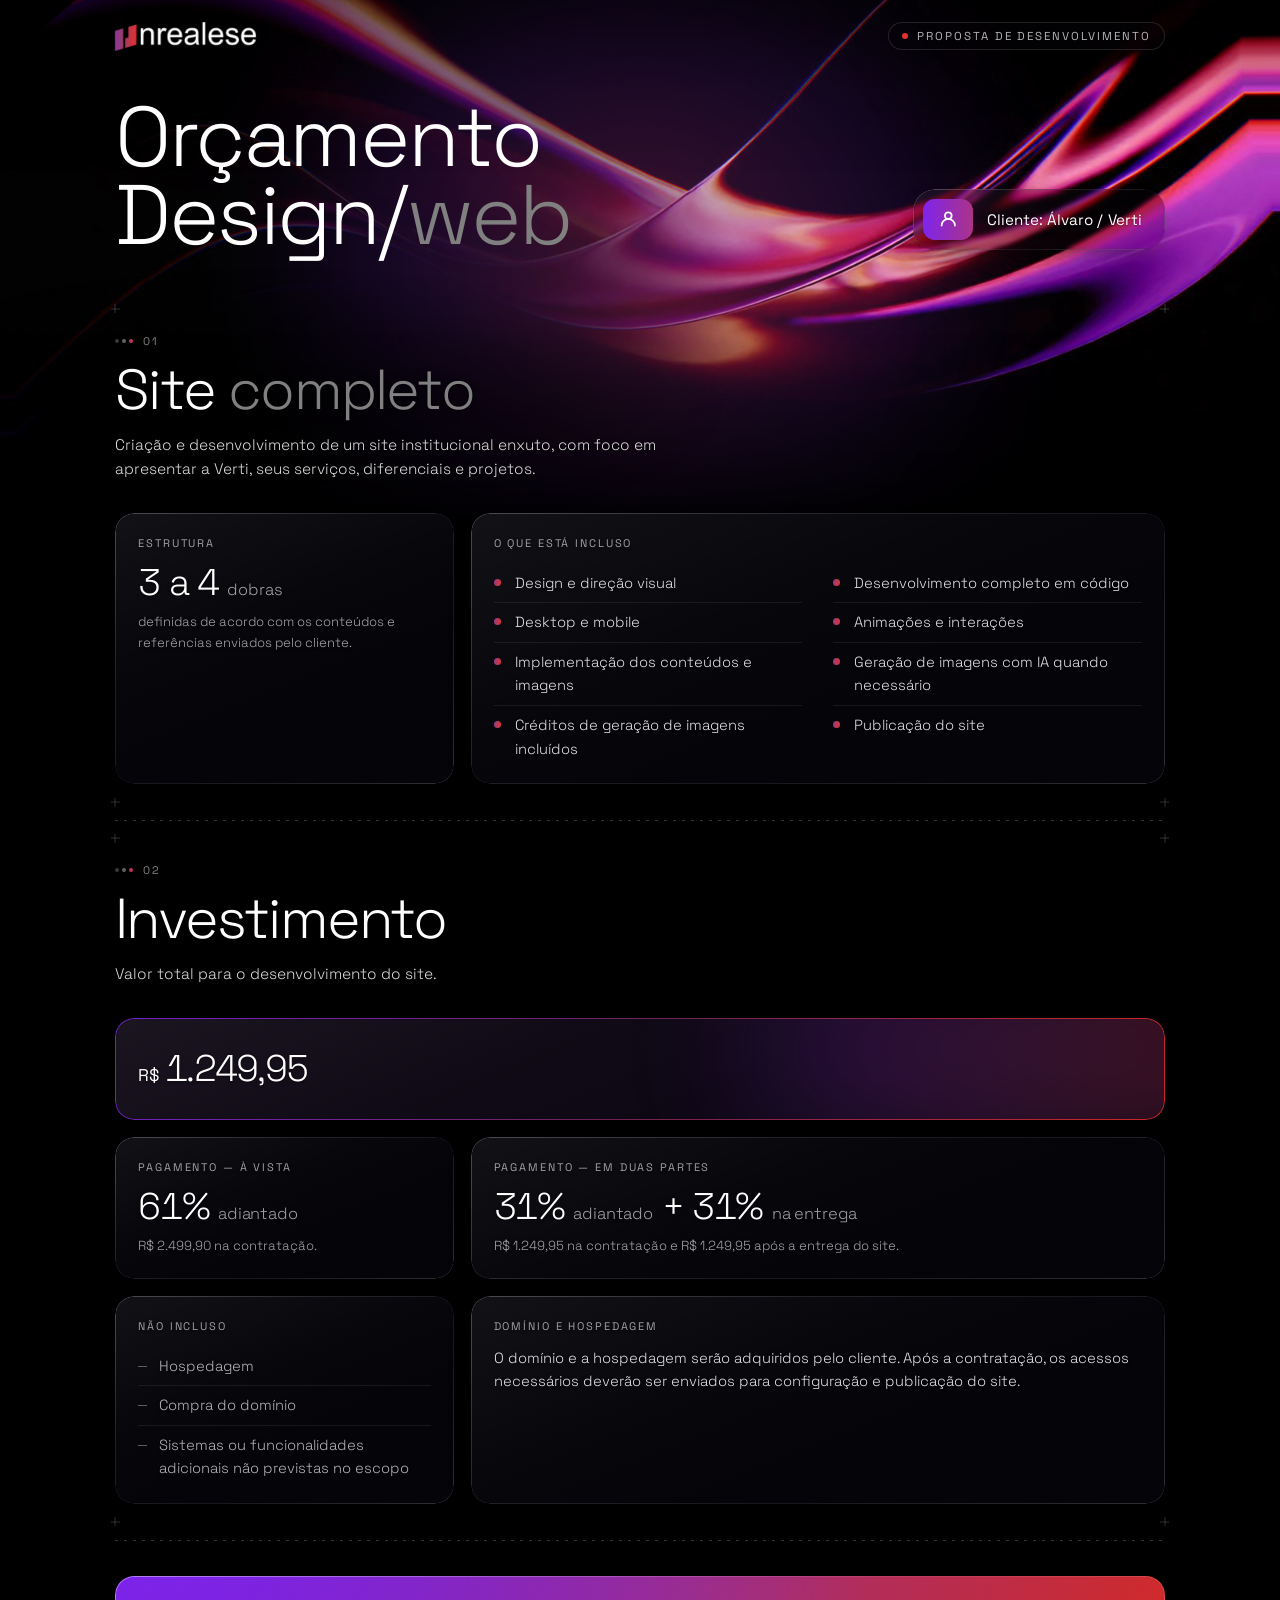
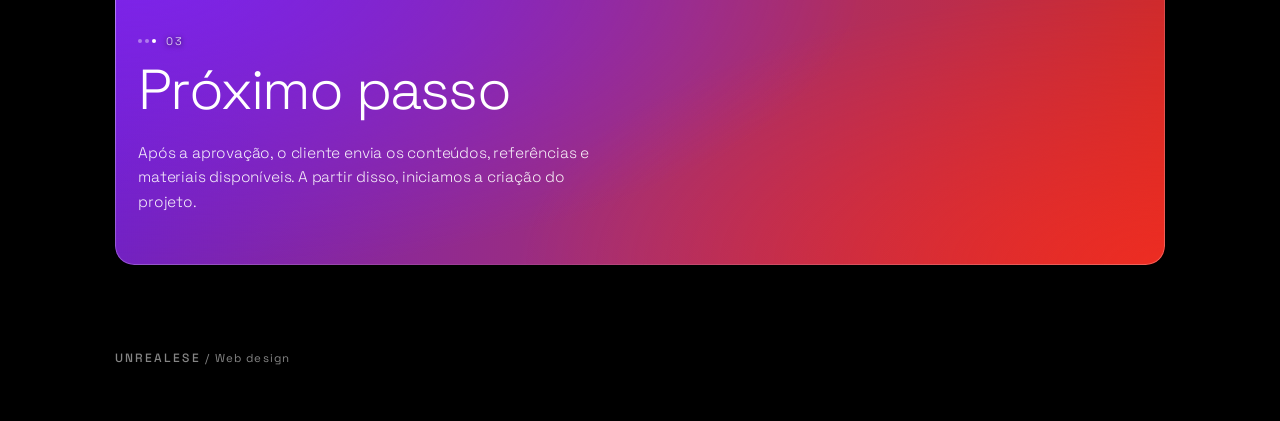
<file: orcamento-alvaro/index.html>
<!DOCTYPE html>
<html lang="pt-BR">
<head>
<meta charset="utf-8">
<meta name="viewport" content="width=device-width, initial-scale=1, viewport-fit=cover">
<meta name="theme-color" content="#000000">

<title>Orçamento Design/web — Verti Gestão de Obras | UNREALESE</title>

<!-- Página privada: proposta comercial para um cliente específico.
     Fica fora de buscadores e não é linkada em nenhum ponto do site.
     O acesso é só pela URL direta /orcamento-alvaro/. -->
<meta name="robots" content="noindex, nofollow, noarchive, nosnippet">
<meta name="googlebot" content="noindex, nofollow">
<meta name="referrer" content="no-referrer">

<link rel="icon" href="../assets/img/favicon-32.png" sizes="32x32">
<link rel="icon" href="../assets/img/favicon-512.png" sizes="512x512">
<link rel="apple-touch-icon" href="../assets/img/apple-touch-icon.png">

<link rel="preconnect" href="https://fonts.googleapis.com">
<link rel="preconnect" href="https://fonts.gstatic.com" crossorigin>
<link rel="preload" as="image" href="../assets/img/orcamento-bg-1600.jpg"
      imagesrcset="../assets/img/orcamento-bg-720.jpg 720w, ../assets/img/orcamento-bg-1080.jpg 1080w,
                   ../assets/img/orcamento-bg-1600.jpg 1600w, ../assets/img/orcamento-bg-2560.jpg 2560w"
      imagesizes="100vw" fetchpriority="high">
<link rel="stylesheet" href="https://fonts.googleapis.com/css2?family=Space+Grotesk:wght@300..700&display=swap">
<link rel="stylesheet" href="proposta.css">
</head>

<body>

<!-- ═══ Fundo ════════════════════════════════════════════════════════
     Arte própria da proposta (BG ORCAMENTO), fixa na viewport: a página
     inteira desliza por cima dela. Como a arte já é retrato 4:5, uma
     versão só atende retrato e paisagem — o enquadramento muda no CSS,
     não no arquivo.
     ════════════════════════════════════════════════════════════════ -->
<div class="bg" aria-hidden="true">
  <img class="bg__img"
       src="../assets/img/orcamento-bg-1600.jpg"
       srcset="../assets/img/orcamento-bg-720.jpg 720w,
               ../assets/img/orcamento-bg-1080.jpg 1080w,
               ../assets/img/orcamento-bg-1600.jpg 1600w,
               ../assets/img/orcamento-bg-2560.jpg 2560w"
       sizes="100vw" alt="" decoding="async" fetchpriority="high">
  <!-- Upgrade progressivo: o canvas só aparece se o WebGL subir, e aí
       ele assume o lugar da imagem. Sem isso, fica a animação CSS. -->
  <canvas class="bg__canvas" id="bgCanvas"></canvas>
  <div class="bg__glow"></div>
  <div class="bg__vignette"></div>
  <div class="bg__grain"></div>
</div>

<!-- ═══ Roda-teto ═══════════════════════════════════════════════════ -->
<header class="topbar">
  <img class="topbar__logo" src="../assets/img/unrealese-logo.png" alt="UNREALESE"
       width="480" height="98" fetchpriority="high">
  <p class="topbar__tag">
    <span class="topbar__dot" aria-hidden="true"></span>
    Proposta de desenvolvimento
  </p>
</header>

<main>

  <!-- ── Abertura ─────────────────────────────────────────────────── -->
  <section class="hero">
    <div class="hero__inner">

      <h1 class="hero__title">
        <span class="ln">Orçamento</span>
        <span class="ln">Design/<span class="ln__accent">
          <span class="ln__base">web</span>
          <span class="ln__fill" aria-hidden="true">web</span>
        </span></span>
      </h1>

      <!-- Pílula de vidro da home, aqui como identificação do cliente:
           é um rótulo, não um botão — por isso não é link nem tem hover
           de ação. O chip em gradiente fica como selo da marca. -->
      <p class="client">
        <span class="client__rim" aria-hidden="true"></span>
        <span class="client__chip" aria-hidden="true">
          <svg viewBox="0 0 20 20" fill="none">
            <circle class="client__head" cx="10" cy="7.3" r="2.85"
                    stroke="currentColor" stroke-width="1.5"/>
            <!-- meio arco de raio 5.6 → ~17,6 de comprimento, que é de
                 onde sai o stroke-dasharray do traço que se desenha -->
            <path class="client__body" d="M4.4 15.7a5.6 5.6 0 0 1 11.2 0"
                  stroke="currentColor" stroke-width="1.5" stroke-linecap="round"/>
          </svg>
        </span>
        <span class="client__name">Cliente: Álvaro / Verti</span>
      </p>

    </div>
  </section>

  <!-- ═══ 01 — Escopo ══════════════════════════════════════════════ -->
  <section class="sec reveal">
    <span class="marks" aria-hidden="true"><i></i><i></i><i></i><i></i></span>

    <header class="sec__head">
      <p class="eyebrow">
        <span class="eyebrow__dots" aria-hidden="true"><i></i><i></i><i></i></span>
        01
      </p>
      <!-- Numa linha só, com a última palavra no cinza que acende —
           mesma construção de "Design/web" na abertura. -->
      <h2 class="sec__title">
        <span class="ln">Site <span class="ln__accent">
          <span class="ln__base">completo</span>
          <span class="ln__fill" aria-hidden="true">completo</span>
        </span></span>
      </h2>
      <p class="sec__sub">
        Criação e desenvolvimento de um site institucional enxuto, com foco em
        apresentar a Verti, seus serviços, diferenciais e projetos.
      </p>
    </header>

    <div class="bento">

      <article class="tile tile--structure reveal">
        <span class="tile__rim" aria-hidden="true"></span>
        <p class="tile__label">Estrutura</p>
        <p class="tile__big"><span class="num" data-to="3">3</span> a <span class="num" data-to="4">4</span> <span class="qual">dobras</span></p>
        <p class="tile__note">definidas de acordo com os conteúdos e referências enviados pelo cliente.</p>
      </article>

      <article class="tile tile--included reveal" style="--d:.08s">
        <span class="tile__rim" aria-hidden="true"></span>
        <p class="tile__label">O que está incluso</p>
        <ul class="list list--in">
          <li>Design e direção visual</li>
          <li>Desenvolvimento completo em código</li>
          <li>Desktop e mobile</li>
          <li>Animações e interações</li>
          <li>Implementação dos conteúdos e imagens</li>
          <li>Geração de imagens com IA quando necessário</li>
          <li>Créditos de geração de imagens incluídos</li>
          <li>Publicação do site</li>
        </ul>
      </article>

    </div>
  </section>

  <!-- ═══ 02 — Investimento ════════════════════════════════════════ -->
  <section class="sec reveal">
    <span class="marks" aria-hidden="true"><i></i><i></i><i></i><i></i></span>

    <header class="sec__head">
      <p class="eyebrow">
        <span class="eyebrow__dots" aria-hidden="true"><i></i><i></i><i></i></span>
        02
      </p>
      <!-- Título de uma palavra só: fica em branco. O cinza que acende
           é o contraste da segunda linha, e aqui não há segunda linha. -->
      <h2 class="sec__title"><span class="ln">Investimento</span></h2>
      <p class="sec__sub">Valor total para o desenvolvimento do site.</p>
    </header>

    <!-- A peça de destaque da página: é o equivalente ao plano marcado
         numa tabela de preços — a única com aro em gradiente cheio. -->
    <article class="tile tile--price measure reveal">
      <span class="tile__rim" aria-hidden="true"></span>
      <span class="tile__glow" aria-hidden="true"></span>
      <p class="price">
        <span class="price__cur">R$</span><span class="price__num num" data-to="2499.90" data-dec="2">2.499,90</span>
      </p>
    </article>

    <!-- Formas de pagamento. Seguem a mesma divisão 4+8 das outras
         linhas: a opção curta na coluna estreita, a de duas parcelas
         na larga, que é a que carrega mais texto. -->
    <div class="bento">

      <article class="tile tile--pay reveal" style="--d:.04s">
        <span class="tile__rim" aria-hidden="true"></span>
        <p class="tile__label">Pagamento — à vista</p>
        <p class="tile__big"><span class="num" data-to="100">100</span>% <span class="qual">adiantado</span></p>
        <p class="tile__note">R$ 2.499,90 na contratação.</p>
      </article>

      <article class="tile tile--pay-split reveal" style="--d:.1s">
        <span class="tile__rim" aria-hidden="true"></span>
        <p class="tile__label">Pagamento — em duas partes</p>
        <p class="tile__big"><span class="num" data-to="50">50</span>% <span class="qual">adiantado</span> + <span class="num" data-to="50">50</span>% <span class="qual">na entrega</span></p>
        <p class="tile__note">R$ 1.249,95 na contratação e R$ 1.249,95 após a entrega do site.</p>
      </article>

    </div>

    <div class="bento">

      <article class="tile tile--excluded reveal" style="--d:.08s">
        <span class="tile__rim" aria-hidden="true"></span>
        <p class="tile__label">Não incluso</p>
        <ul class="list list--out">
          <li>Hospedagem</li>
          <li>Compra do domínio</li>
          <li>Sistemas ou funcionalidades adicionais não previstas no escopo</li>
        </ul>
      </article>

      <article class="tile tile--domain reveal" style="--d:.16s">
        <span class="tile__rim" aria-hidden="true"></span>
        <p class="tile__label">Domínio e hospedagem</p>
        <p class="tile__text">
          O domínio e a hospedagem serão adquiridos pelo cliente. Após a contratação,
          os acessos necessários deverão ser enviados para configuração e publicação do site.
        </p>
      </article>

    </div>
  </section>

  <!-- ═══ 03 — Próximo passo ═══════════════════════════════════════
       Faixa de cor cheia: corta o ritmo e fecha a leitura.
       ════════════════════════════════════════════════════════════ -->
  <section class="sec sec--next reveal">
    <div class="band measure">
      <span class="band__rim" aria-hidden="true"></span>
      <p class="eyebrow eyebrow--on">
        <span class="eyebrow__dots" aria-hidden="true"><i></i><i></i><i></i></span>
        03
      </p>
      <h2 class="band__title">Próximo passo</h2>
      <p class="band__text">
        Após a aprovação, o cliente envia os conteúdos, referências e materiais
        disponíveis. A partir disso, iniciamos a criação do projeto.
      </p>
    </div>
  </section>

</main>

<footer class="foot">
  <a class="foot__sign" href="https://wa.me/5562991621780" target="_blank" rel="noopener noreferrer nofollow">
    <strong>UNREALESE</strong> <span>/ Web design</span>
  </a>
</footer>

<script src="fundo.js" defer></script>
<script src="proposta.js" defer></script>
</body>
</html>
</file>
<file: assets/css/style.css>
/* ═══════════════════════════════════════════════════════════════════
   UNREALESE — Hero
   Diagramação, cores e proporções medidas de AJUSTES/REFERÊNCIA FINAL.jpg
   ═══════════════════════════════════════════════════════════════════ */

:root{
  /* Gradiente da marca (amostrado do logo) */
  --brand-1:#8E349E;
  --brand-2:#B93A53;
  --brand-3:#E43030;
  --brand-gradient:linear-gradient(100deg,var(--brand-1) 0%,var(--brand-2) 52%,var(--brand-3) 100%);

  /* Gradiente do CTA — amostrado do ícone da referência, mais saturado */
  --cta-1:#7F24ED;
  --cta-2:#B0357E;
  --cta-3:#F32D22;
  --cta-gradient:linear-gradient(90deg,var(--cta-1) 0%,var(--cta-2) 50%,var(--cta-3) 100%);

  --bg:#000;
  --ink:#fff;
  --ink-muted:#808080;          /* exatamente a cor da linha 2 da referência */

  --ease:cubic-bezier(.22,1,.36,1);
  --ease-soft:cubic-bezier(.4,0,.2,1);

  /* Régua da interface. O roda-teto e o player se penduram nela, e não
     nas coordenadas do frame: assim nunca saem da tela, por mais que o
     `cover` do palco corte as laterais da arte. */
  --rail:clamp(20px,3.4vw,72px);
}

*,*::before,*::after{box-sizing:border-box}

/* Qualquer `display` de classe vence o display:none que o atributo
   [hidden] herda do navegador. Sem esta linha, elementos marcados como
   ocultos continuam aparecendo. */
[hidden]{display:none !important}

html{-webkit-text-size-adjust:100%}
html,body{height:100%}

body{
  margin:0;
  background:var(--bg);
  color:var(--ink);
  font-family:"Space Grotesk",system-ui,-apple-system,"Segoe UI",sans-serif;
  font-weight:300;
  -webkit-font-smoothing:antialiased;
  -moz-osx-font-smoothing:grayscale;
  overflow-x:hidden;
}

img,svg,canvas{display:block;max-width:100%}

/* ───────────────────────────────────────────────────────────────────
   Abertura — cortina preta com a marca se montando
   ─────────────────────────────────────────────────────────────────── */

.intro{
  position:fixed;
  inset:0;
  z-index:100;
  display:grid;
  place-items:center;
  background:#000;
  transition:opacity .75s var(--ease-soft);
}
.intro.is-out{opacity:0;pointer-events:none}
.intro.is-done{display:none}

.intro__logo{
  position:relative;
  width:clamp(190px,26vw,360px);
  aspect-ratio:1200/246;   /* proporção do logo original */
  transition:transform .8s var(--ease);
}
.intro.is-out .intro__logo{transform:translateY(-10px) scale(1.02)}

/* Duas cópias do mesmo logo, cada uma recortada na sua parte.
   No original de 1200px o símbolo vai até x=184 e a palavra começa
   em x=218 — daí os 15.333% e 18.167%. */
.intro__part{
  position:absolute;
  inset:0;
  width:100%;
  height:100%;
  object-fit:contain;
}

/* A linha do tempo só começa quando o JS confirma as peças decodificadas */
.intro__mark,
.intro__word,
.intro__glow{animation-play-state:paused}
.intro.is-ready .intro__mark,
.intro.is-ready .intro__word,
.intro.is-ready .intro__glow{animation-play-state:running}

.intro__mark{
  clip-path:inset(0 84.667% 0 0);   /* mostra só o símbolo */
  transform-origin:7.667% 50%;      /* cresce em torno do próprio centro */
  opacity:0;
  transform:scale(.8);
  animation:markIn .85s var(--ease) .12s forwards;
}

.intro__word{
  opacity:0;
  clip-path:inset(0 81.833% 0 18.167%);   /* parte da palavra fechada */
  animation:wordIn .9s var(--ease) .52s forwards;
}

/* Brilho da marca que floresce atrás do símbolo */
.intro__glow{
  position:absolute;
  left:-14%;top:-40%;
  width:46%;height:180%;
  border-radius:50%;
  background:var(--brand-gradient);
  filter:blur(34px);
  opacity:0;
  transform:scale(.5);
  animation:glowIn 1.5s var(--ease-soft) .1s forwards;
  pointer-events:none;
}

@keyframes markIn{
  from{opacity:0;transform:scale(.8)}
  to{opacity:1;transform:scale(1)}
}
/* A palavra se abre da esquerda para a direita, sem revelar o símbolo */
@keyframes wordIn{
  0%{opacity:0;clip-path:inset(0 81.833% 0 18.167%)}
  10%{opacity:1}
  100%{opacity:1;clip-path:inset(0 0 0 18.167%)}
}
@keyframes glowIn{
  0%{opacity:0;transform:scale(.5)}
  45%{opacity:.42;transform:scale(1)}
  100%{opacity:.14;transform:scale(1.1)}
}

/* Enquanto a cortina está no ar, a hero espera para entrar */
body.is-intro .topbar,
body.is-intro .hero__logo,
body.is-intro .ln,
body.is-intro .cta{animation-play-state:paused}

/* ───────────────────────────────────────────────────────────────────
   Roda-teto
   ─────────────────────────────────────────────────────────────────── */

.topbar{
  position:absolute;
  top:0;left:0;right:0;
  z-index:5;
  display:flex;
  align-items:center;
  justify-content:space-between;
  gap:24px;
  width:100%;
  /* Sem max-width: o player vai de régua a régua, e o roda-teto tem de
     cair exatamente nas mesmas verticais. Um teto de 1760px fazia os
     dois divergirem em tela ultralarga. */
  padding:clamp(20px,3.2vh,34px) var(--rail);
  opacity:0;
  animation:rise .9s var(--ease) .1s forwards;
}

/* ── Peças ────────────────────────────────────────────────────────
   Mesma gramática dos chips da barra de ferramentas que mora dentro
   da arte: pílula #F8F8F8 a 6%, canto = 25% da altura, Inter 600,
   cinza apagado que vira branco, e o mesmo levante de 1.5px no hover.
   As medidas não são copiadas em px — lá os chips têm 20px de altura
   porque são um mock em miniatura dentro do desenho. O que se repete
   é a proporção e a cor. */

.topbar__chip{
  --h:36px;

  display:inline-flex;
  align-items:center;
  justify-content:center;
  gap:7px;
  height:var(--h);
  padding-inline:13px;
  border:0;
  border-radius:calc(var(--h) * .25);     /* 9.15287 ÷ 36.6115 do original */
  background:rgba(248,248,248,.06);
  font-family:"Inter",system-ui,-apple-system,"Segoe UI",sans-serif;
  font-size:13.5px;
  font-weight:600;
  letter-spacing:0;
  color:#8B8B8B;
  text-decoration:none;
  white-space:nowrap;
  cursor:pointer;
  transition:background .28s var(--ease-soft),
             color .28s var(--ease-soft),
             transform .32s var(--ease);
}
.topbar__chip svg{width:17px;height:17px;color:#888888;transition:color .28s var(--ease-soft)}

@media (hover:hover){
  .topbar__chip:hover{
    background:rgba(255,255,255,.16);
    color:#fff;
    transform:translateY(-1.5px);
  }
  .topbar__chip:hover svg{color:#fff}
}

/* Os que são só ícone ficam quadrados, como o primeiro chip da barra */
.topbar__icon{width:var(--h);padding-inline:0}

/* O glifo do Projetos só entra no retrato, onde a coluna é de ícones */
.topbar__glyph{display:none}

/* Selo de disponibilidade: o ponto fica parado. A barra de ferramentas
   não pisca, e nada deve se mexer sozinho por cima da fotografia. */
.topbar__status{margin:0}
.topbar__dot{
  width:6px;height:6px;
  flex:none;
  border-radius:50%;
  background:#22C55E;
}

.topbar__nav{
  display:flex;
  align-items:center;
  gap:8px;
}

.topbar__count{
  display:grid;
  place-items:center;
  min-width:18px;height:18px;
  padding-inline:5px;
  border-radius:999px;
  background:rgba(255,255,255,.10);
  font-size:10.5px;
  font-weight:600;
  color:rgba(255,255,255,.72);
  transition:background .28s var(--ease-soft),color .28s var(--ease-soft);
}
@media (hover:hover){
  .topbar__chip:hover .topbar__count{background:var(--brand-gradient);color:#fff}
}

/* Som: um só ícone troca de estado escondendo metade do desenho */
.topbar__sound .ico-on{opacity:0;transition:opacity .3s var(--ease-soft)}
.topbar__sound .ico-off{opacity:1;transition:opacity .3s var(--ease-soft)}
.topbar__sound[aria-pressed="true"] .ico-on{opacity:1}
.topbar__sound[aria-pressed="true"] .ico-off{opacity:0}
.topbar__sound[aria-pressed="true"]{color:#fff;background:rgba(255,255,255,.16)}
.topbar__sound[aria-pressed="true"] svg{color:#fff}

.topbar__chip:focus-visible{
  outline:2px solid rgba(255,255,255,.85);
  outline-offset:3px;
}

/* ───────────────────────────────────────────────────────────────────
   Shell
   ─────────────────────────────────────────────────────────────────── */

/* A hero é só a janela. Quem posiciona é .hero__stage, logo abaixo. */
.hero{
  position:relative;
  min-height:100svh;
  isolation:isolate;
  overflow:hidden;
  background:#000;
}

/* ── Fundo ───────────────────────────────────────────────────────── */

.hero__bg{
  /* Sem folga nem escala: a arte precisa cair exatamente no mesmo
     enquadramento de .hero__stage, senão texto e desenho saem de
     registro. O parallax ficou só no conteúdo. */
  position:absolute;
  inset:0;
  z-index:0;
  pointer-events:none;
}

.hero__bg picture{display:contents}

.hero__bg-img{
  position:absolute;
  inset:0;
  width:100%;
  height:100%;
  object-fit:cover;
}

/* Grão fino: tira o banding do gradiente sem custar composição.
   Parado de propósito — nada se mexe sozinho sobre a fotografia. */
.hero__grain{
  position:absolute;inset:-20%;
  opacity:.045;
  mix-blend-mode:overlay;
  pointer-events:none;
  background-image:url("data:image/svg+xml,%3Csvg xmlns='http://www.w3.org/2000/svg' width='160' height='160'%3E%3Cfilter id='n'%3E%3CfeTurbulence type='fractalNoise' baseFrequency='.85' numOctaves='3' stitchTiles='stitch'/%3E%3C/filter%3E%3Crect width='160' height='160' filter='url(%23n)'/%3E%3C/svg%3E");
}

/* ───────────────────────────────────────────────────────────────────
   Conteúdo — coordenadas do frame do Figma
   ───────────────────────────────────────────────────────────────────
   .hero__stage reproduz o frame (2560×1440 no desktop, 1170×2532 em
   retrato) e o cobre do mesmo jeito que `object-fit:cover` cobre a
   imagem de fundo. Como o palco e a arte sofrem o mesmo corte, logo,
   título e botão podem ficar nas coordenadas que o Figma exportou e
   nunca saem do lugar em relação ao desenho.

   --u é um pixel do Figma. Todo valor abaixo veio medido do SVG. */

.hero__stage{
  --fw:2560;
  --fh:1440;
  --title-top:710;                   /* linha de base 793.357 − ascendente */

  position:absolute;
  top:50%;
  left:50%;
  width:max(100%,calc(100svh * var(--fw) / var(--fh)));
  aspect-ratio:var(--fw) / var(--fh);
  translate:-50% -50%;
  container-type:size;
  z-index:2;
}

/* cqw só vale para quem está dentro do contêiner, nunca para ele mesmo */
.hero__stage > *{--u:calc(100cqw / var(--fw))}

/* Coordenadas medidas do frame original, do mesmo jeito que o resto.
   Os dois vêm inline (e não como <img>) porque cada peça responde ao
   mouse por conta própria — um <img> é opaco ao CSS de fora. */
.hero__chrome{
  position:absolute;
  height:auto;
  overflow:visible;
  pointer-events:none;              /* só as peças recebem o mouse */
}

.hero__chrome--tools{
  left:calc(472 * var(--u));
  top:calc(365.374 * var(--u));
  width:calc(626 * var(--u));
}

.hero__chrome--player{
  /* De régua a régua, encostando nos mesmos limites do roda-teto.
     A altura vem em % porque, no `cover`, a vertical sempre coube:
     quem transborda é a largura. 1236.494 ÷ 1440 do frame. */
  left:var(--rail);
  width:calc(100% - var(--rail) * 2);
  top:85.87%;
}

/* ── Barra de ferramentas: cada chip acende como se fosse clicável ── */
.tool{
  transform-box:fill-box;
  transform-origin:center;
  transition:transform .32s var(--ease);
}
.tool__bg{
  pointer-events:all;               /* o alvo é o chip inteiro, não o ícone */
  transition:fill-opacity .28s var(--ease-soft);
}
.tool path{transition:fill .28s var(--ease-soft)}

@media (hover:hover){
  .tool:hover{transform:translateY(-1.5px)}
  .tool:hover .tool__bg{fill-opacity:.16}
  /* #888/#8B8B8B são os apagados; o branco já está aceso */
  .tool:hover path[fill="#888888"],
  .tool:hover path[fill="#8B8B8B"],
  .tool:hover path[fill="#999999"]{fill:#fff}
}

/* ── Player ──────────────────────────────────────────────────────────
   O detalhe nasceu gordo demais para o que é: um apontamento, não um
   player de verdade. Cada peça encolhe sobre o próprio centro, então
   o vão de ponta a ponta — que é o que dá a régua da página — fica
   exatamente onde estava. A trilha não entra na escala: ela afina
   pelos atributos (6 → 2.5) para não perder comprimento. */
.pl{
  --s:1;
  --dx:0px;
  transform-box:fill-box;
  transform-origin:center;
  /* O translate vem antes da escala, então --dx é medido em unidades do
     SVG e não encolhe junto com a peça. */
  transform:translateX(var(--dx)) scale(var(--s));
  transition:transform .32s var(--ease),filter .32s var(--ease-soft);
}

/* Os vãos eram os do desenho original, feitos para botões grandes.
   Com as peças reduzidas eles ficaram enormes, então cada uma recua
   para fechar a malha: 14 entre os botões, 26 antes do tempo e 30
   até a trilha, que por sua vez começa mais cedo e termina onde
   terminava — a extensão de ponta a ponta não mudou. */
.pl--play{--s:.58;--dx:-38.62px}
.pl--prev{--s:.66}
.pl--next{--s:.66;--dx:-77.23px}
.pl--volume{--s:.70}
.pl--time{--s:.68;--dx:-147.20px}

.pl__hit{pointer-events:all}
.pl path{transition:fill .28s var(--ease-soft)}

@media (hover:hover){
  .pl--prev:hover,
  .pl--next:hover,
  .pl--volume:hover{transform:translateX(var(--dx)) scale(calc(var(--s) * 1.2))}
  /* O botão central já tem sombra no SVG; o hover só a intensifica */
  .pl--play:hover{
    transform:translateX(var(--dx)) scale(calc(var(--s) * 1.1));
    filter:drop-shadow(0 0 10px rgba(230,36,96,.5));
  }
}

/* A trilha corre ao passar o mouse no player — a única coisa que se
   move sozinha aqui, e só enquanto o cursor está em cima. */
.pl__elapsed{
  transform:scaleX(0);
  transform-origin:463.097px 0;
  transition:transform .9s var(--ease);
}
.pl__thumb{pointer-events:none;transition:transform .9s var(--ease)}

@media (hover:hover){
  .hero__chrome--player:hover .pl__elapsed{transform:scaleX(.28)}
  .hero__chrome--player:hover .pl__thumb{transform:translateX(331.7px)}
  .hero__chrome--player:hover .pl--progress{transform:none}
}

.hero__logo{
  position:absolute;
  left:calc(474.363 * var(--u));
  top:calc(599.293 * var(--u));
  width:calc(302.63 * var(--u));
  height:calc(56.253 * var(--u));
  opacity:0;
  animation:rise .9s var(--ease) .05s forwards;
}

/* ── Título ──────────────────────────────────────────────────────── */

.hero__title{
  position:absolute;
  left:calc(472 * var(--u));
  top:calc(var(--title-top) * var(--u));
  margin:0;
  display:flex;
  flex-direction:column;
  font-size:calc(105.079 * var(--u));
  font-weight:300;
  line-height:calc(94 * var(--u));
  letter-spacing:0;
  color:#fff;
  white-space:nowrap;
  cursor:default;
}

.ln{
  display:block;
  opacity:0;
  animation:rise 1s var(--ease) forwards;
}
.ln:nth-child(1){animation-delay:.20s}
.ln:nth-child(2){animation-delay:.31s}

/* Recorte do gradiente que o Figma aplica só na palavra "nível".
   As duas pontas saíram da faixa que a palavra ocupa dentro do
   gradiente original (#FF2B1A → #98406D → #7A1FFF). */
.ln__accent{
  background:linear-gradient(to right,#943B82 0%,#DF3133 100%);
  -webkit-background-clip:text;
          background-clip:text;
  color:transparent;
}

/* ───────────────────────────────────────────────────────────────────
   CTA — vidro
   ─────────────────────────────────────────────────────────────────── */

/* A geometria continua a do Figma — posição, tamanho e raio não se
   mexem. O que mudou é a superfície: vidro de verdade, com aro que
   acompanha o cursor e aura por trás. Sem borda real: a linha de luz
   é um inset shadow, para a caixa não crescer 1px e sair de registro. */
.cta{
  position:absolute;
  left:calc(474 * var(--u));
  top:calc(955 * var(--u));
  width:calc(458.776 * var(--u));
  height:calc(93.0716 * var(--u));
  border-radius:calc(28.0692 * var(--u));

  /* Mesma lógica dos chips — superfície chapada, sem borda e sem
     sombra — só que em preto: o botão aprofunda o fundo em vez de
     clarear. Quem dá o corpo é o desfoque de trás. */
  background:rgba(0,0,0,.30);
  -webkit-backdrop-filter:blur(calc(34 * var(--u))) saturate(150%);
          backdrop-filter:blur(calc(34 * var(--u))) saturate(150%);

  text-decoration:none;
  opacity:0;
  /* Entra só com opacidade e `translate`: `transform` fica livre para a
     inclinação, senão a animação venceria o tilt mesmo depois de acabar. */
  animation:ctaIn 1s var(--ease) .5s forwards;
  transform:perspective(900px)
            rotateX(var(--rx,0deg)) rotateY(var(--ry,0deg))
            translate3d(var(--tx,0px),var(--ty,0px),0)
            scale(var(--sc,1));
  transition:background .4s var(--ease-soft),
             box-shadow .4s var(--ease-soft),
             transform .5s var(--ease-soft);
}

@keyframes ctaIn{
  from{opacity:0;translate:0 24px}
  to{opacity:1;translate:0 0}
}

/* Aro de luz que nasce onde o cursor está. O par de máscaras recorta o
   miolo e deixa só a moldura: é a técnica de borda em gradiente. */
.cta.is-live .cta__rim{opacity:1}

.cta__rim{
  position:absolute;
  inset:0;
  border-radius:inherit;
  padding:max(1px,calc(2.5 * var(--u)));
  background:radial-gradient(circle at var(--x,50%) var(--y,50%),
             rgba(230,36,96,.95) 0%,rgba(122,31,255,.45) 35%,transparent 62%);
  -webkit-mask:linear-gradient(#fff 0 0) content-box,linear-gradient(#fff 0 0);
          mask:linear-gradient(#fff 0 0) content-box,linear-gradient(#fff 0 0);
  -webkit-mask-composite:xor;
          mask-composite:exclude;
  opacity:0;
  transition:opacity .3s var(--ease-soft);
  pointer-events:none;
}

/* Aura: um borrão da marca que segue o cursor por trás do botão */
.cta__aura{
  position:absolute;
  left:calc(474 * var(--u));
  top:calc(955 * var(--u));
  width:calc(458.776 * var(--u));
  height:calc(93.0716 * var(--u));
  border-radius:50%;
  background:radial-gradient(circle,rgba(230,36,96,.55) 0%,rgba(122,31,255,.28) 45%,transparent 72%);
  filter:blur(calc(38 * var(--u)));
  mix-blend-mode:screen;
  opacity:0;
  transform:translate3d(var(--ax,0px),var(--ay,0px),0) scale(var(--as,1));
  transition:opacity .4s var(--ease-soft),transform .5s var(--ease-soft);
  pointer-events:none;
}

.cta__label{
  position:absolute;
  left:calc(41.35 * var(--u));         /* 515.35 − 474 */
  top:0;
  height:100%;
  display:flex;
  align-items:center;
  font-size:calc(32.7755 * var(--u));
  font-weight:500;
  color:#fff;
  white-space:nowrap;
}

.cta__icon{
  position:absolute;
  left:calc(374.57 * var(--u));        /* 848.57 − 474 */
  top:calc(27.097 * var(--u));         /* 982.097 − 955 */
  width:calc(38.8769 * var(--u));
  height:calc(38.8769 * var(--u));
  border-radius:50%;
  background:#fff;
  color:#2B1322;
  display:grid;
  place-items:center;
  transition:transform .4s var(--ease);
}
.cta__icon svg{width:58%;height:58%}

@media (hover:hover){
  /* Em repouso não há borda nenhuma. Ela nasce no hover, junto com o
     aro de luz: a linha branca dá o contorno e o aro põe a cor da
     marca onde o cursor está. */
  .cta:hover,
  .cta.is-live{
    background:rgba(0,0,0,.44);
    box-shadow:inset 0 0 0 1px rgba(255,255,255,.24);
  }
  .cta:hover .cta__rim{opacity:1}
  .cta:hover .cta__icon{transform:translate3d(calc(3 * var(--u)),calc(-3 * var(--u)),0)}
  .cta:hover + .cta__aura,
  .cta__aura.is-on{opacity:1}
}

.cta:focus-visible{
  outline:none;
  box-shadow:0 0 0 calc(3 * var(--u)) rgba(255,255,255,.9);
}
.cta:active{--sc:.97}

/* ───────────────────────────────────────────────────────────────────
   Entradas
   ─────────────────────────────────────────────────────────────────── */

@keyframes rise{
  from{opacity:0;transform:translate3d(0,24px,0)}
  to{opacity:1;transform:translate3d(0,0,0)}
}

/* ───────────────────────────────────────────────────────────────────
   Projetos — camada sobreposta
   Cromática restrita a preto + gradiente da marca: a cor vem das peças.
   ─────────────────────────────────────────────────────────────────── */

.sheet{
  position:fixed;
  inset:0;
  z-index:40;
  display:grid;
  place-items:center;
  padding:clamp(16px,3vw,40px);
}
.sheet[hidden]{display:none}

.sheet__scrim{
  position:absolute;
  inset:0;
  background:rgba(0,0,0,.72);
  -webkit-backdrop-filter:blur(22px) saturate(120%);
          backdrop-filter:blur(22px) saturate(120%);
  opacity:0;
  transition:opacity .45s var(--ease-soft);
}
.sheet.is-open .sheet__scrim{opacity:1}

.sheet__panel{
  --pad:clamp(22px,3vw,40px);

  position:relative;
  width:100%;
  max-width:1180px;
  max-height:100%;
  overflow-y:auto;
  overscroll-behavior:contain;
  -webkit-overflow-scrolling:touch;
  padding:var(--pad);
  border-radius:clamp(20px,2.2vw,30px);
  background:rgba(10,9,12,.72);
  -webkit-backdrop-filter:blur(30px) saturate(150%);
          backdrop-filter:blur(30px) saturate(150%);
  box-shadow:
    inset 0 0 0 1px rgba(255,255,255,.10),
    0 40px 90px -30px rgba(0,0,0,.9);
  opacity:0;
  transform:translate3d(0,22px,0) scale(.985);
  transition:opacity .5s var(--ease),transform .55s var(--ease);
}
.sheet.is-open .sheet__panel{opacity:1;transform:translate3d(0,0,0) scale(1)}

.sheet__head{
  display:flex;
  align-items:flex-start;
  justify-content:space-between;
  gap:20px;
  margin-bottom:clamp(20px,2.6vw,32px);
}

.sheet__title{
  margin:0;
  font-size:clamp(1.5rem,2.6vw,2.1rem);
  font-weight:300;
  letter-spacing:-.025em;
  color:#fff;
}

.sheet__sub{
  margin:6px 0 0;
  font-size:clamp(.82rem,1vw,.94rem);
  font-weight:300;
  color:rgba(255,255,255,.52);
}

.sheet__close{
  flex:none;
  display:grid;place-items:center;
  width:40px;height:40px;
  border:0;
  border-radius:50%;
  background:rgba(255,255,255,.08);
  color:rgba(255,255,255,.80);
  cursor:pointer;
  transition:background .35s var(--ease-soft),color .35s var(--ease-soft),transform .35s var(--ease);
}
.sheet__close svg{width:20px;height:20px}
.sheet__close:hover{background:rgba(255,255,255,.16);color:#fff;transform:rotate(90deg)}

/* ── Cartões ─────────────────────────────────────────────────────── */

.grid{
  display:grid;
  grid-template-columns:repeat(3,1fr);
  gap:clamp(12px,1.5vw,20px);
  margin:0;
  padding:0;
  list-style:none;
}

.card{min-width:0}

.card__fig{
  position:relative;
  margin:0 0 12px;
  aspect-ratio:1/1;
  overflow:hidden;
  border-radius:clamp(12px,1.3vw,18px);
  background:rgba(255,255,255,.04);
  box-shadow:inset 0 0 0 1px rgba(255,255,255,.09);
}

/* Aro de gradiente que acende no hover do cartão */
.card__fig::after{
  content:"";
  position:absolute;
  inset:0;
  border-radius:inherit;
  padding:1px;
  background:var(--brand-gradient);
  -webkit-mask:linear-gradient(#000 0 0) content-box,linear-gradient(#000 0 0);
          mask:linear-gradient(#000 0 0) content-box,linear-gradient(#000 0 0);
  -webkit-mask-composite:xor;
          mask-composite:exclude;
  opacity:0;
  transition:opacity .45s var(--ease-soft);
  pointer-events:none;
}

.card__img{
  width:100%;height:100%;
  object-fit:cover;
  opacity:0;
  transform:scale(1.015);
  transition:opacity .7s var(--ease-soft),transform .8s var(--ease);
}
.card__img.is-loaded{opacity:1}

@media (hover:hover){
  .card:hover .card__img{transform:scale(1.045)}
  .card:hover .card__fig::after{opacity:1}
  .card:hover .card__tag{color:#fff}
}

.card__tag{
  margin:0;
  font-size:11px;
  font-weight:400;
  letter-spacing:.14em;
  text-transform:uppercase;
  color:rgba(255,255,255,.46);
  transition:color .35s var(--ease-soft);
}

.card__name{
  margin:3px 0 0;
  font-size:clamp(.86rem,1.05vw,.98rem);
  font-weight:300;
  color:rgba(255,255,255,.80);
}

/* ── Chamada final do painel ─────────────────────────────────────── */

.sheet__cta{
  display:inline-flex;
  align-items:center;
  gap:9px;
  margin-top:clamp(22px,2.8vw,34px);
  padding:13px 22px;
  border-radius:999px;
  background:rgba(255,255,255,.06);
  box-shadow:inset 0 0 0 1px rgba(255,255,255,.12);
  font-size:.92rem;
  font-weight:400;
  color:#fff;
  text-decoration:none;
  transition:background .45s var(--ease-soft),box-shadow .45s var(--ease-soft);
}
.sheet__cta svg{width:15px;height:15px;transition:transform .45s var(--ease)}
.sheet__cta:hover{
  background:var(--brand-gradient);
  box-shadow:inset 0 0 0 1px rgba(255,255,255,.22);
}
.sheet__cta:hover svg{transform:translateX(4px)}

/* Trava o scroll do fundo enquanto o painel está aberto */
body.is-locked{overflow:hidden}

/* ───────────────────────────────────────────────────────────────────
   Responsivo
   ─────────────────────────────────────────────────────────────────── */

@media (max-width:820px){
  .grid{grid-template-columns:1fr 1fr}
  .grid .card:last-child{grid-column:1 / -1;max-width:calc(50% - 10px)}
}

@media (max-width:560px){
  .grid{grid-template-columns:1fr;gap:20px}
  .grid .card:last-child{max-width:none}
  .sheet{padding:0}
  .sheet__panel{
    --pad:clamp(20px,6vw,28px);
    max-width:none;
    min-height:100%;
    border-radius:0;
    padding:0 var(--pad) var(--pad);
  }
  /* Sem Esc no celular: o botão de fechar precisa acompanhar a rolagem */
  .sheet__head{
    position:sticky;
    top:0;
    z-index:2;
    margin:0 calc(var(--pad) * -1) clamp(18px,4vw,24px);
    padding:16px var(--pad);
    background:rgba(10,9,12,.90);
    -webkit-backdrop-filter:blur(20px);
            backdrop-filter:blur(20px);
  }
}

/* ── Retrato — frame mobile do Figma (1170×2532) ──────────────────
   Mesmo sistema do desktop: só trocam as dimensões do frame e as
   coordenadas. Tudo abaixo saiu medido de FIGMA/hero-mobile.svg. */
@media (max-aspect-ratio: 0.9999/1){
  .hero__stage{
    --fw:1170;
    --fh:2532;
    --title-top:1593;                  /* linha de base 1686.48 − ascendente */
  }

  .hero__chrome{display:none}

  .hero__logo{
    left:calc(148.771 * var(--u));
    top:calc(1442.55 * var(--u));
    width:calc(374.703 * var(--u));
    height:calc(69.66 * var(--u));
  }

  .hero__title{
    left:calc(145.846 * var(--u));
    font-size:calc(119.641 * var(--u));
    line-height:calc(106 * var(--u));
  }

  .cta{
    left:calc(145.002 * var(--u));
    top:calc(1894 * var(--u));
    width:calc(600 * var(--u));
    height:calc(115 * var(--u));
    border-radius:calc(34.7584 * var(--u));
    /* No retrato o botão usa a mesma superfície dos chips da coluna:
       #F8F8F8 a 6%. Ali embaixo ele já está sobre a parte mais escura
       da arte, então o preto do desktop não tem o que aprofundar. */
    background:rgba(248,248,248,.06);
  }
  .cta:hover,
  .cta.is-live{background:rgba(255,255,255,.16)}
  /* A aura acompanha a nova caixa */
  .cta__aura{
    left:calc(145.002 * var(--u));
    top:calc(1894 * var(--u));
    width:calc(600 * var(--u));
    height:calc(115 * var(--u));
  }
  .cta__label{
    left:calc(66.828 * var(--u));      /* 211.83 − 145.002 */
    font-size:calc(40.5862 * var(--u));
  }
  .cta__icon{
    left:calc(480.103 * var(--u));     /* 625.105 − 145.002 */
    top:calc(33.43 * var(--u));        /* 1927.43 − 1894 */
    width:calc(48.1417 * var(--u));
    height:calc(48.1417 * var(--u));
  }

  /* No retrato as opções viram uma coluna na borda esquerda da foto.
     Atravessadas no topo elas disputavam a faixa mais clara da arte e
     ficavam espremidas entre o rosto e a borda; na vertical, sobre a
     coluna escura da esquerda, cada uma respira e lê de primeira. */
  .topbar{
    --sw:max(100vw,calc(100svh * 1170 / 2532));

    /* Mais abaixo, na altura do ombro: ali a coluna cai sobre a parte
       lisa e escura da foto, em vez de encostar no rosto. O teto de
       300px impede que ela alcance o logo em tela alta. */
    top:clamp(150px,32vh,300px);
    right:auto;
    width:auto;
    flex-direction:column;
    align-items:flex-start;
    justify-content:flex-start;
    gap:10px;
    /* A coluna cai na mesma vertical do logo, do título e do botão.
       O cálculo repete o enquadramento do palco: metade da sobra do
       `cover` mais os 145.002 do frame mobile. O mínimo de 16px existe
       para ela nunca encostar na borda em tela muito estreita. */
    padding:0 0 0 max(16px,calc((100vw - var(--sw)) / 2 + var(--sw) * 145.002 / 1170));
  }
  .topbar__nav{
    flex-direction:column;
    align-items:flex-start;
    gap:10px;
  }

  /* Coluna só de ícones: quatro quadrados do mesmo tamanho lêem como
     uma peça só. A pílula larga do Projetos no meio de três quadrados
     era o que fazia o conjunto parecer bagunçado. */
  .topbar__chip{width:var(--h);padding-inline:0}
  .topbar__glyph{display:block;width:17px;height:17px}
  .topbar__text{
    position:absolute;
    width:1px;height:1px;
    overflow:hidden;
    clip-path:inset(50%);
    white-space:nowrap;
  }
  .topbar__count{
    position:absolute;
    top:-5px;right:-5px;
    min-width:16px;height:16px;
    padding-inline:4px;
    font-size:9.5px;
    background:var(--brand-gradient);
    color:#fff;
  }
  #openProjects{position:relative}
}

/* O palco escala sozinho, então aqui sobra só o roda-teto */
@media (max-width:340px){
  .topbar{padding-inline:clamp(16px,13vw,52px)}
}

/* Em retrato o selo de disponibilidade sai: a referência põe Projetos
   à esquerda e os contatos à direita, sem terceiro elemento. */
@media (max-aspect-ratio: 0.9999/1){
  .topbar__status{display:none}
}

/* ───────────────────────────────────────────────────────────────────
   Acessibilidade — movimento reduzido
   ─────────────────────────────────────────────────────────────────── */

@media (prefers-reduced-motion:reduce){
  *,*::before,*::after{
    animation-duration:.01ms !important;
    animation-iteration-count:1 !important;
    transition-duration:.01ms !important;
  }
  .hero__logo,.ln,.cta{opacity:1}
  .hero__grain{animation:none}
  /* Sem cortina: quem pediu menos movimento vai direto ao site */
  .intro{display:none}
}
</file>
<file: orcamento-alvaro/proposta.css>
/* ═══════════════════════════════════════════════════════════════════
   UNREALESE — Proposta / Verti Gestão de Obras
   Folha isolada: não importa nem sobrescreve assets/css/style.css.
   Os tokens abaixo são os mesmos da home, repetidos aqui de propósito
   para que a página continue de pé mesmo se o site principal mudar.

   Princípio da página: a arte da identidade fica em força total e fixa
   na viewport — a proposta inteira desliza por cima dela. Quem garante
   a leitura é o vidro das peças, não o escurecimento do fundo.
   ═══════════════════════════════════════════════════════════════════ */

:root{
  --brand-1:#8E349E;
  --brand-2:#B93A53;
  --brand-3:#E43030;
  --brand-gradient:linear-gradient(100deg,var(--brand-1) 0%,var(--brand-2) 52%,var(--brand-3) 100%);

  --cta-1:#7F24ED;
  --cta-2:#B0357E;
  --cta-3:#F32D22;
  --cta-gradient:linear-gradient(90deg,var(--cta-1) 0%,var(--cta-2) 50%,var(--cta-3) 100%);

  --bg:#000;
  --ink:#fff;
  --ink-muted:#808080;

  --ease:cubic-bezier(.22,1,.36,1);
  --ease-soft:cubic-bezier(.4,0,.2,1);

  /* Mesmos limites de coluna da home, para a proposta cair no mesmo
     alinhamento visual quando aberta lado a lado. */
  --pad:clamp(24px,9vw,200px);
  --wide:1760px;

  /* ── Diagramação ──────────────────────────────────────────────────
     Um só conjunto de medidas para a página inteira. Antes cada bloco
     trazia as suas: duas grades diferentes entre as seções, recuo de
     26px nos cards contra 58px na faixa, e nove corpos de texto com
     pares quase iguais (46,4 e 44,8 / 20,48 e 17,6). Daqui para baixo
     nada declara número solto — tudo sai destes tokens. */

  --gap:clamp(12px,1.3vw,18px);      /* vão da grade e entre blocos */
  --pad-block:clamp(20px,1.8vw,26px);/* recuo interno de todo bloco */
  --pad-block-lg:clamp(34px,4vw,60px);/* só no eixo vertical, nos de destaque */

  /* Escala tipográfica: cada degrau é claramente distinto do vizinho */
  --fs-display:clamp(2.5rem,6.6vw,7.2rem);  /* abertura */
  --fs-title:clamp(1.9rem,4.4vw,3.6rem);    /* todo título de seção */
  --fs-stat:clamp(1.7rem,2.9vw,2.6rem);     /* número dentro de card */
  /* o valor usa o mesmo degrau dos outros números da proposta: quem o
     destaca é o contraste da peça, não o corpo da fonte */
  --fs-lead:clamp(.94rem,1.2vw,1.1rem);     /* subtítulo e texto de faixa */
  --fs-body:clamp(.92rem,1.08vw,1rem);      /* corpo e listas */
  --fs-small:clamp(.82rem,.95vw,.9rem);     /* observações */
  --fs-micro:11px;                          /* rótulos e numeração */

  --lh-lead:1.6;
  --lh-body:1.6;
  --lh-tight:1.1;

  --ls-micro:.17em;                  /* entreletra dos rótulos em caixa alta */
  --mb-micro:clamp(12px,1.1vw,16px); /* respiro abaixo de todo rótulo */
}

/* A largura útil da página, numa conta só.
   O .bento chega nela por outro caminho — limite de --wide e depois
   padding-inline —, e os blocos soltos (valor e faixa) precisam cair
   exatamente no mesmo lugar. Antes eles usavam `100% - 2*pad` com teto
   de --wide, o que numa tela maior que --wide os deixava com --wide
   inteiro de conteúdo contra --wide menos as duas margens do bento:
   ~1760 contra ~1360, os 1,25× de diferença que apareciam. */
.measure{
  width:min(100% - var(--pad) * 2,var(--wide) - var(--pad) * 2);
  max-width:none;
  margin-inline:auto;
}

*,*::before,*::after{box-sizing:border-box}
[hidden]{display:none !important}

html{-webkit-text-size-adjust:100%}

body{
  /* âncora do .bg, que é absoluto e precisa medir a partir do topo
     do documento */
  position:relative;
  margin:0;
  min-height:100%;
  background:var(--bg);
  color:var(--ink);
  font-family:"Space Grotesk",system-ui,-apple-system,"Segoe UI",sans-serif;
  font-weight:300;
  -webkit-font-smoothing:antialiased;
  -moz-osx-font-smoothing:grayscale;
  overflow-x:hidden;
}

img,svg{display:block;max-width:100%}

/* ───────────────────────────────────────────────────────────────────
   Fundo — a arte da identidade, inteira
   `fixed` em vez de `background-attachment:fixed`: o navegador compõe
   uma camada só e o scroll continua liso no celular.
   ─────────────────────────────────────────────────────────────────── */

/* A arte vive no topo do documento e rola junto com ele: sobe com a
   abertura e sai de cena. Não é um fundo fixo — se fosse, ela ficaria
   parada atrás da proposta inteira até o rodapé. */
.bg{
  position:absolute;
  top:0;left:0;right:0;
  /* A altura acompanha a LARGURA, não a janela — em vh o enquadramento
     mudava sozinho de monitor para monitor. A arte é 2,37:1, então
     42vw é praticamente a altura natural dela: numa tela deitada ela
     aparece inteira, de ponta a ponta, sem corte lateral. O teto evita
     que num monitor muito largo ela passe da primeira dobra. */
  height:min(42vw,1150px);
  z-index:0;
  pointer-events:none;
  overflow:hidden;
}

/* A arte fica no lugar: o que vive nela é a luz. A composição só
   respira (escala quase imperceptível) enquanto a cor ganha e perde
   saturação e desliza alguns graus de matiz — numa arte iridescente é
   isso que faz o roxo e o laranja parecerem acesos por dentro. */
.bg__img{
  position:absolute;
  inset:0;
  width:100%;height:100%;
  object-fit:cover;
  transform:scale(1.04);
  animation:artBreathe 15s ease-in-out infinite;
  will-change:transform,filter;
  /* Com a caixa na proporção da arte não sobra excesso para posicionar:
     o enquadramento volta ao centro. */
  object-position:50% 50%;
}

/* A arte nova já nasce quase toda preta, então o topo pede só um
   assentamento leve. O gradiente de baixo é o que importa agora: é ele
   que dissolve a arte no preto da página, para ela terminar em vez de
   ser cortada numa linha reta. */
.bg__vignette{
  position:absolute;inset:0;
  background:
    linear-gradient(180deg,rgba(0,0,0,.42) 0%,rgba(0,0,0,.10) 16%,transparent 32%),
    linear-gradient(0deg,#000 0%,rgba(0,0,0,.55) 14%,transparent 38%);
}

/* Grão fino: tira o banding do gradiente sem custar composição */
/* O canvas ocupa o mesmo lugar da imagem e entra por cima dela. A
   troca é cruzada: assim não há um quadro sequer de tela vazia entre
   a imagem sair e o shader começar a desenhar. */
.bg__canvas{
  position:absolute;
  inset:0;
  width:100%;height:100%;
  opacity:0;
  transition:opacity 1.1s var(--ease-soft);
}
.bg.is-gl .bg__canvas{opacity:1}
.bg.is-gl .bg__img{opacity:0;transition:opacity 1.1s var(--ease-soft)}

/* Com o shader no ar quem ondula é ele: a respiração CSS sairia de
   sincronia com a onda do canvas e brigaria com ela. */
.bg.is-gl .bg__img{animation:none}

/* O orbe se mede pela ALTURA da caixa, não pela largura: com a arte
   agora achatada em 2,37:1, uma medida em % da largura o deixaria
   maior que a própria faixa. */
.bg__glow{
  position:absolute;
  left:50%;top:50%;
  height:150%;
  aspect-ratio:1;
  translate:-50% -50%;
  border-radius:50%;
  background:radial-gradient(circle,
    rgba(176,53,126,.34) 0%,
    rgba(127,36,237,.16) 44%,
    rgba(127,36,237,0) 70%);
  filter:blur(46px);
  mix-blend-mode:screen;
  animation:glowDrift 21s ease-in-out infinite;
  pointer-events:none;
}

.bg__grain{
  position:absolute;inset:-20%;
  opacity:.045;
  mix-blend-mode:overlay;
  background-image:url("data:image/svg+xml,%3Csvg xmlns='http://www.w3.org/2000/svg' width='160' height='160'%3E%3Cfilter id='n'%3E%3CfeTurbulence type='fractalNoise' baseFrequency='.85' numOctaves='3' stitchTiles='stitch'/%3E%3C/filter%3E%3Crect width='160' height='160' filter='url(%23n)'/%3E%3C/svg%3E");
  animation:grain 7s steps(6) infinite;
}

@keyframes artBreathe{
  0%,100%{
    transform:scale(1.04);
    filter:saturate(1) brightness(1) hue-rotate(0deg);
  }
  50%{
    transform:scale(1.065);
    filter:saturate(1.22) brightness(1.1) hue-rotate(-9deg);
  }
}

/* A luz que percorre a arte por baixo. É o que dá o movimento sem
   deslocar a composição: um orbe difuso em `screen`, que só acende o
   que já existe na imagem em vez de desenhar algo por cima. */
@keyframes glowDrift{
  0%,100%{transform:translate(-16%,-4%) scale(1);   opacity:.52}
  28%    {transform:translate(10%,6%)   scale(1.18);opacity:.80}
  58%    {transform:translate(16%,-8%)  scale(.92); opacity:.44}
  80%    {transform:translate(-6%,2%)   scale(1.1); opacity:.68}
}

@keyframes grain{
  0%,100%{transform:translate3d(0,0,0)}
  20%{transform:translate3d(-2%,1.5%,0)}
  40%{transform:translate3d(1.5%,-2%,0)}
  60%{transform:translate3d(-1.5%,-1.5%,0)}
  80%{transform:translate3d(2%,1%,0)}
}

/* ───────────────────────────────────────────────────────────────────
   Roda-teto
   ─────────────────────────────────────────────────────────────────── */

.topbar{
  position:relative;
  z-index:3;
  display:flex;
  align-items:center;
  justify-content:space-between;
  gap:24px;
  width:100%;
  max-width:var(--wide);
  margin-inline:auto;
  padding:clamp(16px,2.4vh,26px) var(--pad);
  opacity:0;
  animation:rise .9s var(--ease) .05s forwards;
}

.topbar__logo{width:clamp(126px,11vw,170px);height:auto}

.topbar__tag{
  display:inline-flex;
  align-items:center;
  gap:9px;
  margin:0;
  padding:7px 14px;
  border-radius:999px;
  background:rgba(6,5,10,.34);
  box-shadow:inset 0 0 0 1px rgba(255,255,255,.12);
  -webkit-backdrop-filter:blur(3px) saturate(150%);
          backdrop-filter:blur(3px) saturate(150%);
  font-size:11.5px;
  font-weight:400;
  letter-spacing:var(--ls-micro);
  text-transform:uppercase;
  color:rgba(255,255,255,.70);
  white-space:nowrap;
}

.topbar__dot{
  width:6px;height:6px;
  flex:none;
  border-radius:50%;
  background:var(--brand-3);
  animation:ping 2.6s var(--ease-soft) infinite;
}

@keyframes ping{
  0%,100%{box-shadow:0 0 0 0 rgba(228,48,48,.45)}
  55%{box-shadow:0 0 0 6px rgba(228,48,48,0)}
}

/* ───────────────────────────────────────────────────────────────────
   Abertura
   --t governa a escala do bloco inteiro, exatamente como na home.
   ─────────────────────────────────────────────────────────────────── */

/* Sem min-height: a hero vale o tamanho do que tem dentro. Qualquer
   altura reservada aqui vira vão morto entre o roda-teto, o título e a
   primeira seção — a arte do fundo já ocupa a tela sozinha. */
.hero{
  position:relative;
  z-index:2;
  display:flex;
  align-items:center;
  padding-top:clamp(18px,3vh,42px);
  padding-bottom:clamp(26px,4vh,56px);
}

.hero__inner{
  --t:clamp(2.5rem,6.6vw,7.2rem);

  width:100%;
  max-width:var(--wide);
  margin-inline:auto;
  padding-inline:var(--pad);
  display:flex;
  align-items:flex-end;
  justify-content:space-between;
  gap:clamp(24px,4vw,64px);
  flex-wrap:wrap;
}

.hero__title{
  margin:0;
  font-size:var(--t);
  font-weight:300;
  line-height:.92;
  letter-spacing:-.03em;
  display:flex;
  flex-direction:column;
  cursor:default;
}

.ln{display:block;opacity:0;animation:rise 1s var(--ease) forwards}
.ln:nth-child(1){animation-delay:.20s}
.ln:nth-child(2){animation-delay:.31s}

/* "web" em cinza, acendendo em gradiente no hover — mesmo gesto do
   título da home, aqui só na palavra final. */
.ln__accent{position:relative;display:inline-block}
.ln__base{color:var(--ink-muted);transition:color .5s var(--ease-soft)}
.ln__fill{
  position:absolute;
  inset:0;
  white-space:nowrap;
  background:var(--brand-gradient);
  -webkit-background-clip:text;
          background-clip:text;
  color:transparent;
  clip-path:inset(0 100% 0 0);
  transition:clip-path .68s var(--ease);
  pointer-events:none;
}
@media (hover:hover){
  .hero__title:hover .ln__fill{clip-path:inset(0 0 0 0)}
  .hero__title:hover .ln__base{color:#6a6a6a}
}

/* ── Pílula do cliente ───────────────────────────────────────────────
   A pílula de vidro da home, aqui como rótulo: identifica de quem é a
   proposta. Não é link e não tem estado de hover de ação.
   ─────────────────────────────────────────────────────────────────── */

.client{
  --h:clamp(52px,5.6vw,68px);

  position:relative;
  display:inline-flex;
  align-items:center;
  gap:calc(var(--h) * .21);
  margin:0 0 calc(var(--t) * .06);
  padding:calc(var(--h) * .145) calc(var(--h) * .34) calc(var(--h) * .145) calc(var(--h) * .16);
  border-radius:calc(var(--h) * .32);
  overflow:hidden;
  isolation:isolate;
  opacity:0;
  animation:rise 1s var(--ease) .52s forwards;

  /* ── Liquid Glass ──────────────────────────────────────────────
     Receita do botão da home: o corpo quase não desfoca, a arte
     atravessa nítida, só mais densa e saturada. Quem dá a leitura de
     vidro é o aro (.client__rim), não o embaçado. */
  background-color:rgba(6,5,10,.34);
  background-image:
    linear-gradient(158deg,rgba(255,255,255,.055) 0%,rgba(255,255,255,.012) 38%,rgba(255,255,255,0) 62%);
  -webkit-backdrop-filter:blur(2px) saturate(150%);
          backdrop-filter:blur(2px) saturate(150%);
  box-shadow:0 10px 26px -14px rgba(0,0,0,.70);
}

/* O aro refrata: desfoca de leve, satura forte e clareia — a luz
   dobrando na quina. 1px e alfa ~.18, as medidas da referência. */
.client__rim{
  position:absolute;
  inset:0;
  border-radius:inherit;
  padding:1px;
  background:linear-gradient(145deg,
    rgba(255,255,255,.24) 0%,
    rgba(255,255,255,.10) 34%,
    rgba(255,255,255,.08) 62%,
    rgba(255,255,255,.17) 100%);
  -webkit-backdrop-filter:blur(1px) saturate(170%) brightness(1.12);
          backdrop-filter:blur(1px) saturate(170%) brightness(1.12);
  -webkit-mask:linear-gradient(#000 0 0) content-box,linear-gradient(#000 0 0);
          mask:linear-gradient(#000 0 0) content-box,linear-gradient(#000 0 0);
  -webkit-mask-composite:xor;
          mask-composite:exclude;
  pointer-events:none;
  z-index:1;
}

/* Selo da marca — o mesmo bloco de gradiente do chip do botão, agora
   com o ícone de cliente dentro. O gradiente é desenhado no dobro da
   largura para poder deslizar: é isso que dá o movimento de fundo sem
   recalcular nada a cada quadro. */
.client__chip{
  flex:none;
  display:grid;
  place-items:center;
  width:calc(var(--h) * .725);
  height:calc(var(--h) * .60);
  border-radius:calc(var(--h) * .175);
  color:#fff;
  background:var(--cta-gradient);
  background-size:220% 100%;
  animation:chipFlow 6s var(--ease-soft) infinite;
}
.client__chip svg{width:58%;height:58%;overflow:visible}

/* A cabeça aparece primeiro, o arco se desenha em seguida, os dois
   somem juntos e o ciclo recomeça. */
.client__head{
  transform-box:fill-box;
  transform-origin:50% 50%;
  animation:headPop 4.2s var(--ease) infinite;
}
.client__body{
  stroke-dasharray:18;
  animation:drawBody 4.2s var(--ease) infinite;
}

@keyframes chipFlow{
  0%,100%{background-position:0% 50%}
  50%{background-position:100% 50%}
}
@keyframes headPop{
  0%{opacity:0;transform:scale(.35)}
  14%{opacity:1;transform:scale(1)}
  76%{opacity:1;transform:scale(1)}
  90%{opacity:0;transform:scale(1.08)}
  100%{opacity:0;transform:scale(.35)}
}
@keyframes drawBody{
  0%{stroke-dashoffset:18;opacity:1}
  18%{stroke-dashoffset:18}
  44%{stroke-dashoffset:0}
  76%{stroke-dashoffset:0;opacity:1}
  90%{stroke-dashoffset:0;opacity:0}
  100%{stroke-dashoffset:18;opacity:0}
}

.client__name{
  font-size:clamp(.95rem,1.15vw,1.1rem);
  font-weight:400;
  letter-spacing:.002em;
  color:#fff;
  white-space:nowrap;
  text-shadow:0 1px 2px rgba(0,0,0,.35);
}

/* ───────────────────────────────────────────────────────────────────
   Seções
   Cada bloco da proposta é uma seção com cabeçalho próprio: numeração,
   título e subtítulo centrados, e as peças logo abaixo.
   ─────────────────────────────────────────────────────────────────── */

.sec{
  position:relative;
  z-index:2;
  padding-block:clamp(30px,4vh,58px);
}

/* Filete tracejado separando uma seção da anterior */
.sec + .sec::before{
  content:"";
  position:absolute;
  left:var(--pad);right:var(--pad);
  top:0;
  height:1px;
  background:repeating-linear-gradient(90deg,
    rgba(255,255,255,.20) 0 3px,transparent 3px 9px);
}

/* Marcadores de quina: quatro cruzes finas que delimitam a área útil
   da seção. É o acabamento de "planta técnica" — não desenham caixa,
   só marcam onde ela estaria. */
.marks{position:absolute;inset:clamp(14px,2vh,26px) var(--pad);pointer-events:none}
.marks i{position:absolute;width:9px;height:9px;opacity:.55}
.marks i::before,
.marks i::after{content:"";position:absolute;background:rgba(255,255,255,.34)}
.marks i::before{left:50%;top:0;width:1px;height:100%;transform:translateX(-50%)}
.marks i::after{top:50%;left:0;height:1px;width:100%;transform:translateY(-50%)}
.marks i:nth-child(1){left:-4.5px;top:-4.5px}
.marks i:nth-child(2){right:-4.5px;top:-4.5px}
.marks i:nth-child(3){left:-4.5px;bottom:-4.5px}
.marks i:nth-child(4){right:-4.5px;bottom:-4.5px}

/* Alinhado à esquerda, na mesma coluna do título da abertura e das
   peças — a página inteira corre por um eixo só. */
.sec__head{
  position:relative;
  width:100%;
  max-width:var(--wide);
  margin:0 auto clamp(20px,2.4vw,34px);
  padding-inline:var(--pad);
  text-align:left;
}

/* Assento difuso atrás do cabeçalho: não desenha caixa nenhuma, só
   rebaixa a arte no ponto exato onde o texto está. Sem ele, a faixa
   clara passa por trás do título e come o contraste. O foco acompanha
   o texto, por isso fica à esquerda e não no meio. */
.sec__head::before{
  content:"";
  position:absolute;
  left:0;top:50%;
  width:min(116%,1080px);
  height:230%;
  transform:translateY(-50%);
  background:radial-gradient(54% 50% at 26% 50%,
    rgba(0,0,0,.58) 0%,rgba(0,0,0,.32) 46%,rgba(0,0,0,0) 76%);
  pointer-events:none;
  z-index:-1;
}

/* Numeração da seção, com os três pontos da referência: os dois
   primeiros apagados, o terceiro aceso no gradiente da marca. */
.eyebrow{
  display:inline-flex;
  align-items:center;
  gap:10px;
  margin:0 0 var(--mb-micro);
  font-size:var(--fs-micro);
  font-weight:400;
  letter-spacing:var(--ls-micro);
  color:rgba(255,255,255,.52);
}
.eyebrow__dots{display:inline-flex;align-items:center;gap:3px}
.eyebrow__dots i{
  width:4px;height:4px;
  border-radius:50%;
  background:rgba(255,255,255,.22);
}
.eyebrow__dots i:nth-child(2){background:rgba(255,255,255,.38)}
.eyebrow__dots i:last-child{background:var(--brand-gradient)}
.eyebrow--on{color:rgba(255,255,255,.75)}
.eyebrow--on .eyebrow__dots i{background:rgba(255,255,255,.4)}
.eyebrow--on .eyebrow__dots i:last-child{background:#fff}

/* Os cabeçalhos são o único texto da página fora de uma peça de vidro,
   então caem direto sobre a arte. A sombra abaixo é o que os sustenta
   quando a faixa clara passa por trás. */
.sec__title{
  margin:0;
  font-size:var(--fs-title);
  font-weight:300;
  line-height:.98;
  letter-spacing:-.032em;
  cursor:default;
  text-shadow:0 2px 16px rgba(0,0,0,.8),0 1px 4px rgba(0,0,0,.6);
}
.eyebrow{text-shadow:0 1px 5px rgba(0,0,0,.75)}
.sec__title .ln{display:block;opacity:1;animation:none}

.sec__sub{
  max-width:56ch;
  margin:clamp(11px,1.3vw,16px) 0 0;
  font-size:var(--fs-lead);
  font-weight:300;
  line-height:var(--lh-lead);
  color:rgba(255,255,255,.86);
  text-shadow:0 1px 10px rgba(0,0,0,.85),0 1px 3px rgba(0,0,0,.7);
}

/* ───────────────────────────────────────────────────────────────────
   Bento
   6 colunas no desktop. Cada peça declara seu próprio span, então a
   grade se reorganiza sozinha quando o número de colunas cai.
   ─────────────────────────────────────────────────────────────────── */

.bento{
  position:relative;
  z-index:2;
  display:grid;
  grid-template-columns:repeat(12,1fr);
  gap:var(--gap);
  width:100%;
  max-width:var(--wide);
  margin-inline:auto;
  padding-inline:var(--pad);
}

/* Uma grade só para a página inteira: as duas seções dividem em 4+8,
   então a linha interna cai no mesmo x nas duas e os blocos se alinham
   de cima a baixo. Antes a seção 01 dividia em 2+4 e a 02 em 3+3, e
   nada batia entre elas. */
/* O `gap` só separa peças DENTRO de uma grade. Entre duas grades
   seguidas não havia nada, e as linhas encostavam. */
.bento + .bento{margin-top:var(--gap)}

.tile--structure{grid-column:span 4}
.tile--included {grid-column:span 8}
.tile--pay      {grid-column:span 4}
.tile--pay-split{grid-column:span 8}
.tile--excluded {grid-column:span 4}
.tile--domain   {grid-column:span 8}

/* ── A peça de vidro ─────────────────────────────────────────────────
   Mesma receita do botão da home: densidade baixa, blur mínimo,
   saturação alta. A arte atravessa a peça — é esse o efeito.
   A densidade sobe só o necessário para o texto se sustentar sobre as
   partes claras da arte. */
.tile{
  position:relative;
  display:flex;
  flex-direction:column;
  padding:var(--pad-block);
  border-radius:clamp(16px,1.5vw,22px);
  overflow:hidden;
  isolation:isolate;

  background-color:rgba(6,5,10,.90);
  background-image:
    linear-gradient(158deg,rgba(255,255,255,.055) 0%,rgba(255,255,255,.012) 38%,rgba(255,255,255,0) 62%);
  -webkit-backdrop-filter:blur(3px) saturate(150%);
          backdrop-filter:blur(3px) saturate(150%);
  box-shadow:0 14px 34px -18px rgba(0,0,0,.72);
  transition:background-color .45s var(--ease-soft),
             box-shadow .45s var(--ease-soft),
             transform .5s var(--ease);
}

/* O aro é a peça principal do vidro — idêntico ao do botão. */
.tile__rim{
  position:absolute;
  inset:0;
  border-radius:inherit;
  padding:1px;
  background:linear-gradient(145deg,
    rgba(255,255,255,.24) 0%,
    rgba(255,255,255,.10) 34%,
    rgba(255,255,255,.08) 62%,
    rgba(255,255,255,.17) 100%);
  -webkit-backdrop-filter:blur(1px) saturate(170%) brightness(1.12);
          backdrop-filter:blur(1px) saturate(170%) brightness(1.12);
  -webkit-mask:linear-gradient(#000 0 0) content-box,linear-gradient(#000 0 0);
          mask:linear-gradient(#000 0 0) content-box,linear-gradient(#000 0 0);
  -webkit-mask-composite:xor;
          mask-composite:exclude;
  pointer-events:none;
  z-index:1;
  transition:background .5s var(--ease-soft);
}

/* No hover o vidro afina: a arte aparece mais e o aro ganha a cor da
   marca — o mesmo movimento do botão, que também clareia ao passar. */
@media (hover:hover){
  /* Com o bloco escuro, o hover só entreabre: o salto para .30 que
     existia antes clarearia a peça inteira de uma vez. */
  .tile:hover{
    background-color:rgba(6,5,10,.80);
    box-shadow:0 20px 44px -18px rgba(0,0,0,.8);
    transform:translateY(-2px);
  }
  .tile:hover .tile__rim{
    background:linear-gradient(145deg,
      rgba(142,52,158,.80) 0%,
      rgba(185,58,83,.55) 52%,
      rgba(228,48,48,.72) 100%);
  }
}

/* O vidro é fino de propósito, então em certos pontos do scroll a
   parte clara da arte passa atrás do texto. A sombra abaixo é o que
   segura o contraste aí — mais barato que engrossar o vidro e perder
   o efeito. */
.tile p,
.tile li{text-shadow:0 1px 3px rgba(0,0,0,.55)}

/* O rótulo fica logo acima do que ele nomeia. Antes ele empurrava o
   conteúdo para o fim da peça (margin-bottom:auto) para alinhar as
   bases — o que abria vãos grandes nas peças de pouco texto. */
.tile__label{
  margin:0 0 var(--mb-micro);
  font-size:var(--fs-micro);
  font-weight:400;
  letter-spacing:var(--ls-micro);
  text-transform:uppercase;
  color:rgba(255,255,255,.62);
}

.tile__text{
  margin:0;
  font-size:var(--fs-body);
  line-height:var(--lh-body);
  color:rgba(255,255,255,.88);
}

.tile__note{
  margin:10px 0 0;
  font-size:var(--fs-small);
  line-height:var(--lh-body);
  color:rgba(255,255,255,.64);
}

/* ── Estrutura ───────────────────────────────────────────────────── */

.tile__big{
  margin:0;
  font-size:var(--fs-stat);
  font-weight:300;
  line-height:1;
  letter-spacing:-.035em;
  color:#fff;
}
/* O qualificador corre na mesma linha do número ("3 a 4 dobras"), em
   corpo menor e apagado. Era um bloco, e quebrava a expressão em duas
   linhas. */
.tile__big .qual{
  font-size:.44em;
  letter-spacing:-.01em;
  color:rgba(255,255,255,.62);
}

/* Algarismos de largura fixa: sem isso o número muda de largura a cada
   quadro da contagem e a linha inteira treme. */
.num{
  display:inline-block;
  font-variant-numeric:tabular-nums;
  font-feature-settings:"tnum" 1;
}

/* ── Investimento ────────────────────────────────────────────────────
   A única peça fora da grade e a única com aro em gradiente cheio: é o
   equivalente ao plano marcado numa tabela de preços. Tudo o mais na
   página usa o aro branco translúcido. */

/* Sem o corpo grande, todo o destaque do valor passa a vir daqui: a
   peça é a mais clara da página e a única com aro em gradiente cheio. */
.tile--price{
  align-items:flex-start;
  justify-content:center;
  margin-bottom:var(--gap);
  padding-block:calc(var(--pad-block) * 1.5);
  background-color:rgba(18,10,26,.80);
}


.tile--price .tile__rim{
  background:linear-gradient(120deg,
    rgba(127,36,237,.85) 0%,
    rgba(176,53,126,.60) 50%,
    rgba(243,45,34,.80) 100%);
  -webkit-backdrop-filter:none;
          backdrop-filter:none;
}
@media (hover:hover){
  .tile--price:hover .tile__rim{
    background:linear-gradient(120deg,
      rgba(127,36,237,1) 0%,
      rgba(176,53,126,.80) 50%,
      rgba(243,45,34,1) 100%);
  }
}

/* Halo da marca sangrando pelo canto: o valor é o que o olho precisa
   encontrar primeiro nesta página. */
.tile__glow{
  position:absolute;
  right:-18%;top:-70%;
  width:58%;height:200%;
  border-radius:50%;
  background:var(--cta-gradient);
  filter:blur(68px);
  opacity:.26;
  z-index:-1;
  pointer-events:none;
  transition:opacity .6s var(--ease-soft);
}
.tile__glow--wide{right:auto;left:-10%;width:46%;opacity:.20}

@media (hover:hover){
  .tile--price:hover .tile__glow{opacity:.38}
}

.price{
  display:flex;
  align-items:baseline;
  gap:.16em;
  margin:0;
  line-height:.9;
  letter-spacing:-.045em;
  /* Mesmo corpo do "3 a 4": os dois números da proposta ficam no mesmo
     degrau. O que separa este é o contraste — branco puro contra o
     cinza dos demais, e o aro em gradiente da peça. */
  font-size:var(--fs-stat);
  color:#fff;
  text-shadow:0 2px 14px rgba(0,0,0,.85),0 1px 3px rgba(0,0,0,.65);
}
.price__cur{font-size:.46em;font-weight:400;letter-spacing:-.01em}
.price__num{font-size:1em;font-weight:300}

/* ── Listas ──────────────────────────────────────────────────────── */

.list{
  margin:0;
  padding:0;
  list-style:none;
  display:flex;
  flex-direction:column;
}

.list li{
  position:relative;
  padding:8px 0 8px clamp(21px,1.6vw,26px);
  font-size:var(--fs-body);
  line-height:var(--lh-body);
  color:rgba(255,255,255,.88);
  box-shadow:inset 0 -1px 0 rgba(255,255,255,.075);
}
.list li:last-child{box-shadow:none;padding-bottom:0}

/* A peça dos inclusos é larga: em duas colunas a lista não vira uma
   tira comprida de oito linhas soltas. */
.tile--included .list{
  display:grid;
  grid-template-columns:1fr 1fr;
  column-gap:clamp(20px,2.4vw,40px);
}
.tile--included .list li:nth-last-child(-n+2){box-shadow:none;padding-bottom:0}

/* Marcador em gradiente para o que entra… */
.list--in li::before{
  content:"";
  position:absolute;
  left:0;top:1.02em;
  width:7px;height:7px;
  border-radius:50%;
  background:var(--brand-gradient);
}

/* …e um traço apagado para o que fica de fora. */
.list--out li{color:rgba(255,255,255,.70)}
.list--out li::before{
  content:"";
  position:absolute;
  left:0;top:1.3em;
  width:9px;height:1px;
  background:rgba(255,255,255,.34);
}

/* ── Próximo passo ───────────────────────────────────────────────────
   Faixa de cor cheia: o único bloco da página que não é vidro. Corta o
   ritmo das peças translúcidas e fecha a leitura. */

.sec--next{padding-bottom:clamp(20px,3vh,40px)}

.band{
  position:relative;
  padding:var(--pad-block-lg) var(--pad-block);
  border-radius:clamp(16px,1.5vw,24px);
  overflow:hidden;
  isolation:isolate;
  background:
    radial-gradient(120% 180% at 2% 0%,rgba(127,36,237,.92) 0%,rgba(127,36,237,0) 58%),
    radial-gradient(110% 170% at 100% 100%,rgba(243,45,34,.80) 0%,rgba(243,45,34,0) 56%),
    linear-gradient(104deg,#6B1FC9 0%,#A32F74 52%,#D42A22 100%);
  box-shadow:0 26px 60px -30px rgba(0,0,0,.9);
}

.band__rim{
  position:absolute;
  inset:0;
  border-radius:inherit;
  padding:1px;
  background:linear-gradient(145deg,rgba(255,255,255,.42) 0%,rgba(255,255,255,.08) 55%,rgba(255,255,255,.26) 100%);
  -webkit-mask:linear-gradient(#000 0 0) content-box,linear-gradient(#000 0 0);
          mask:linear-gradient(#000 0 0) content-box,linear-gradient(#000 0 0);
  -webkit-mask-composite:xor;
          mask-composite:exclude;
  pointer-events:none;
}

.band__title{
  margin:0;
  font-size:var(--fs-title);
  font-weight:300;
  line-height:1;
  letter-spacing:-.032em;
  color:#fff;
}

.band__text{
  max-width:48ch;
  margin:clamp(14px,1.8vw,22px) 0 0;
  font-size:var(--fs-lead);
  font-weight:300;
  line-height:var(--lh-lead);
  letter-spacing:-.012em;
  color:rgba(255,255,255,.92);
}

/* ───────────────────────────────────────────────────────────────────
   Assinatura
   ─────────────────────────────────────────────────────────────────── */

.foot{
  position:relative;
  z-index:2;
  width:100%;
  max-width:var(--wide);
  margin-inline:auto;
  padding:clamp(34px,6vh,64px) var(--pad) clamp(34px,6vh,60px);
}

.foot__sign{
  display:inline-flex;
  align-items:baseline;
  gap:.4em;
  font-size:12px;
  font-weight:400;
  letter-spacing:var(--ls-micro);
  text-transform:uppercase;
  color:rgba(255,255,255,.52);
  text-decoration:none;
  text-shadow:0 1px 6px rgba(0,0,0,.6);
  transition:color .4s var(--ease-soft);
}
.foot__sign strong{font-weight:500}
.foot__sign span{letter-spacing:.1em;text-transform:none;font-size:11.5px}
.foot__sign:hover{color:#fff}
.foot__sign:focus-visible{
  outline:none;
  color:#fff;
  text-decoration:underline;
  text-underline-offset:4px;
}

/* ───────────────────────────────────────────────────────────────────
   Entradas
   .reveal entra quando cruza a dobra; o JS só troca a classe.
   O estado inicial só é aplicado depois que o script confirma que o
   IntersectionObserver existe (body.has-reveal) — sem JS o conteúdo
   nasce visível em vez de ficar preso na animação.
   ─────────────────────────────────────────────────────────────────── */

@keyframes rise{
  from{opacity:0;transform:translate3d(0,24px,0)}
  to{opacity:1;transform:translate3d(0,0,0)}
}

body.has-reveal .reveal{
  opacity:0;
  transform:translate3d(0,26px,0);
  transition:opacity .8s var(--ease-soft) var(--d,0s),
             transform .9s var(--ease) var(--d,0s);
}
body.has-reveal .reveal.is-in{opacity:1;transform:translate3d(0,0,0)}

/* ───────────────────────────────────────────────────────────────────
   Responsivo
   ─────────────────────────────────────────────────────────────────── */

/* Tablet: abaixo desta largura o bloco de 4 colunas fica estreito demais
   para o texto que carrega, então todos passam a ocupar a linha inteira
   — e seguem uniformes entre si, que é o ponto. */
@media (max-width:1040px){
  .tile--structure,
  .tile--included,
  .tile--pay,
  .tile--pay-split,
  .tile--excluded,
  .tile--domain{grid-column:1 / -1}
}

/* Retrato: mesma escala de tipo e recuos da home nesse formato. */
@media (max-aspect-ratio: 0.9999/1){
  .hero{align-items:flex-start;min-height:0;padding-top:clamp(26px,6vh,70px)}
  .hero__inner{
    --t:clamp(2.1rem,10.2vw,5rem);
    align-items:flex-start;
    flex-direction:column;
    gap:clamp(26px,5vh,46px);
  }
  .client{
    --h:clamp(42px,11.5vw,54px);
    gap:calc(var(--h) * .266);
    padding:calc(var(--h) * .156) calc(var(--h) * .28)
            calc(var(--h) * .156) calc(var(--h) * .1875);
    border-radius:calc(var(--h) * .30);
    margin:0;
  }
  .client__chip{
    width:calc(var(--h) * .8125);
    height:calc(var(--h) * .6875);
    border-radius:calc(var(--h) * .22);
  }
  /* O nome não acompanha --h: na largura de um celular ele estouraria
     o recuo lateral. Fica na mesma faixa do desktop. */
  .client__name{font-size:clamp(.82rem,3.4vw,.95rem);white-space:normal}
}

/* Celular: coluna única, na ordem de leitura da proposta. */
@media (max-width:720px){
  .bento{grid-template-columns:1fr}
  .tile--structure,
  .tile--included,
  .tile--pay,
  .tile--pay-split,
  .tile--excluded,
  .tile--domain{grid-column:1 / -1}

  /* Oito itens em duas colunas estreitas quebram palavra a palavra */
  .tile--included .list{grid-template-columns:1fr}
  .tile--included .list li:nth-last-child(2){
    box-shadow:inset 0 -1px 0 rgba(255,255,255,.075);
    padding-bottom:8px;
  }

  /* As cruzes de quina encostariam no texto na largura de um celular */
  .marks{display:none}

  .topbar{gap:14px}
  .topbar__tag{padding:6px 11px;font-size:10.5px;letter-spacing:.11em}

  .ln__fill{white-space:normal}

  /* Numa tela em pé não há proporção boa para uma arte 2,37:1: na
     altura natural ela viraria uma tira fina atrás do título. Ganha
     altura e perde as laterais — por isso o essencial da composição
     mora no miolo. */
  .bg{height:clamp(190px,62vw,430px)}
  .bg__img{object-position:50% 50%}

  .bg__vignette{
    background:
      linear-gradient(180deg,rgba(0,0,0,.50) 0%,rgba(0,0,0,.14) 18%,transparent 36%),
      linear-gradient(0deg,#000 0%,rgba(0,0,0,.55) 12%,transparent 34%);
  }
}

@media (max-width:420px){
  .topbar{flex-direction:column;align-items:flex-start}

}

/* ───────────────────────────────────────────────────────────────────
   Sem suporte a backdrop-filter
   Sem o desfoque, a densidade precisa subir — senão a arte atravessa
   o texto. Firefox antigo e WebView velha caem aqui.
   ─────────────────────────────────────────────────────────────────── */

@supports not ((-webkit-backdrop-filter:blur(2px)) or (backdrop-filter:blur(2px))){
  .tile{background-color:rgba(6,5,10,.94)}
  .client,.topbar__tag{background-color:rgba(6,5,10,.78)}
}

/* ───────────────────────────────────────────────────────────────────
   Menos movimento
   ─────────────────────────────────────────────────────────────────── */

@media (prefers-reduced-motion:reduce){
  *,*::before,*::after{
    animation-duration:.01ms !important;
    animation-iteration-count:1 !important;
    transition-duration:.01ms !important;
  }
  body.has-reveal .reveal{opacity:1;transform:none}
  .bg__grain{animation:none}
}

/* ───────────────────────────────────────────────────────────────────
   Impressão — a proposta costuma virar PDF
   ─────────────────────────────────────────────────────────────────── */

@media print{
  .bg{display:none}
  body{background:#fff;color:#111}
  .tile{
    background:#fff;
    border:1px solid #ddd;
    box-shadow:none;
    -webkit-backdrop-filter:none;
            backdrop-filter:none;
    break-inside:avoid;
  }
  .tile__rim,.tile__glow,.client__rim,.band__rim,.marks{display:none}
  .client{background:none;box-shadow:none;-webkit-backdrop-filter:none;backdrop-filter:none}
  .client__name{color:#111;text-shadow:none}
  .tile__label,.tile__note{color:#666}
  .tile__text,.list li,.sec__sub{color:#222;text-shadow:none}
  .list--out li{color:#555}
  .sec{padding-block:26px}
  .sec + .sec::before{background:none;border-top:1px solid #ddd}
  .eyebrow{color:#888}
  .eyebrow__dots i,.eyebrow--on .eyebrow__dots i{background:#bbb}
  .eyebrow__dots i:last-child{background:#888}
  .sec__title,.band__title{color:#111}
  /* A faixa colorida gastaria metade de um cartucho */
  .band{background:#fff;border:1px solid #ddd;box-shadow:none;break-inside:avoid}
  .band__text{color:#222}
  .eyebrow--on{color:#888}
  .price{color:#111;text-shadow:none}
  .ln__base{color:#555}
  .ln__fill{display:none}
  .foot__sign{color:#666;text-shadow:none}
  body.has-reveal .reveal{opacity:1;transform:none}
}
</file>
